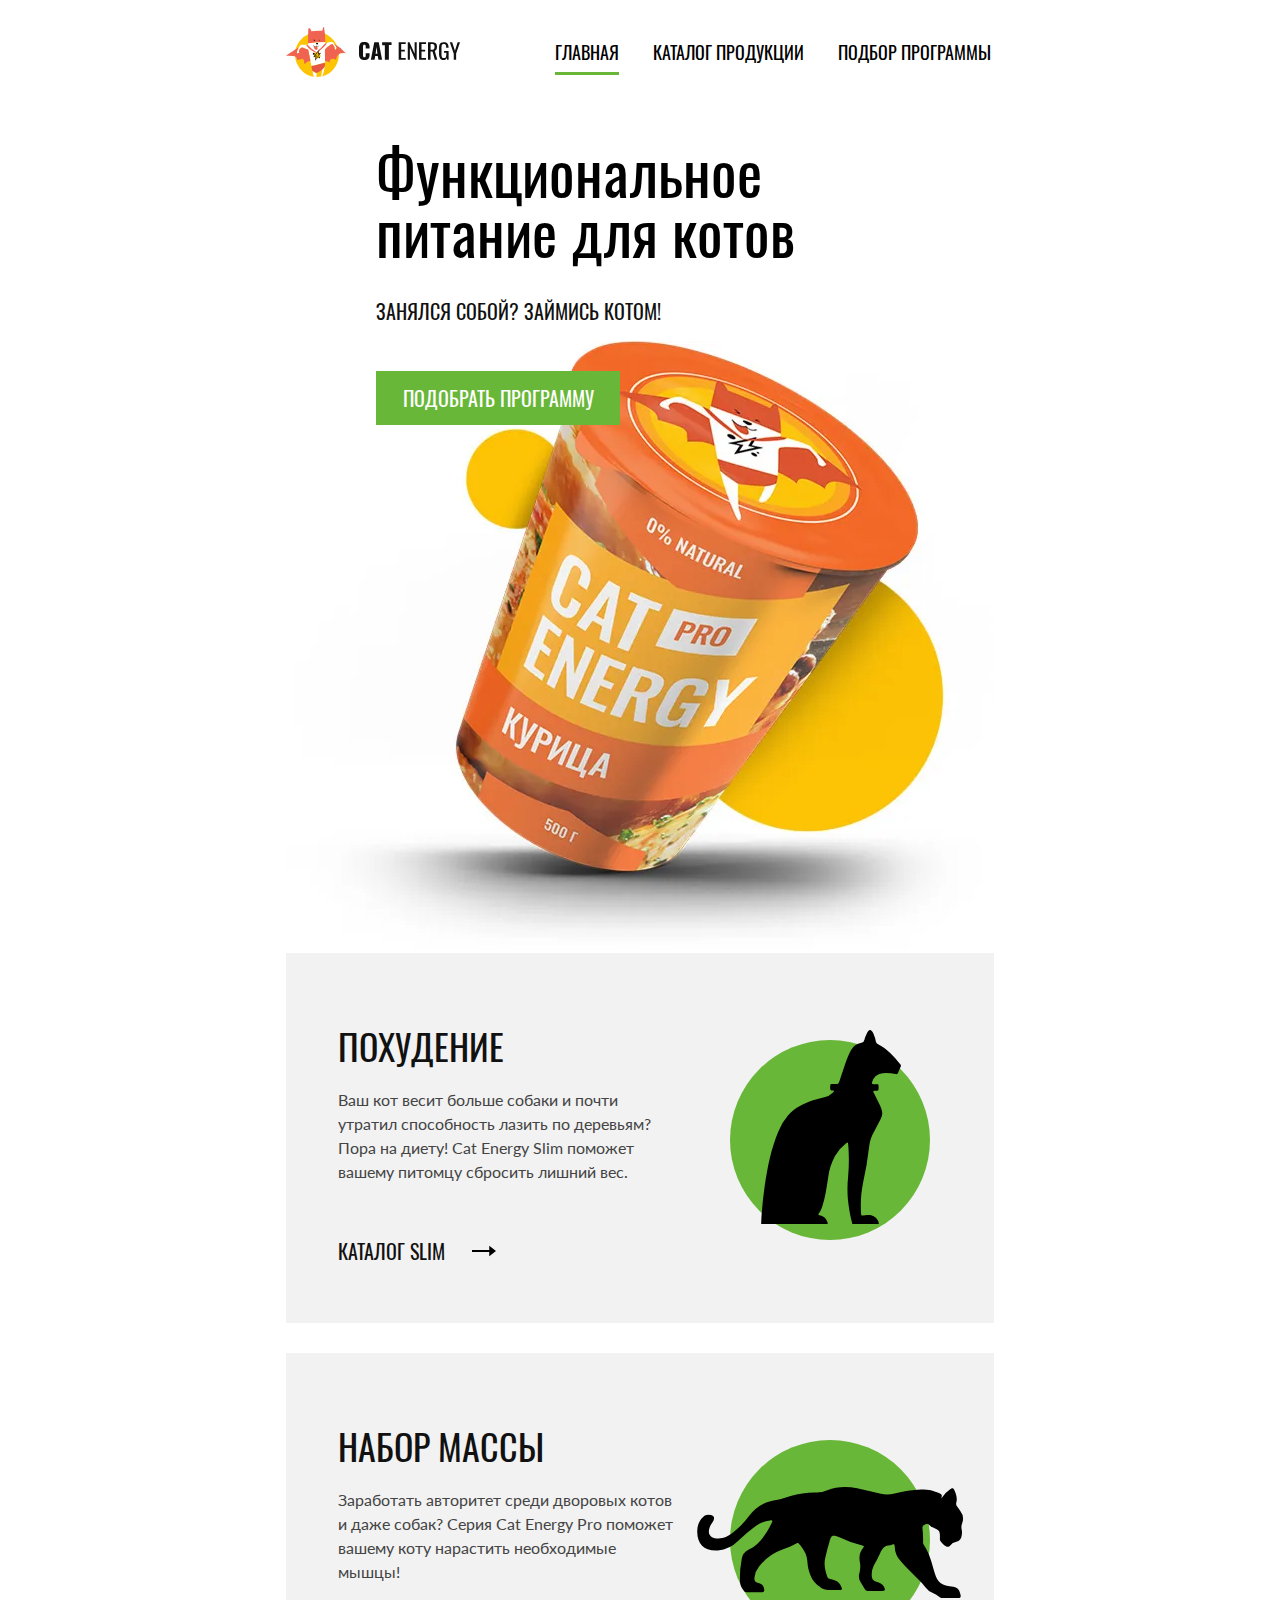
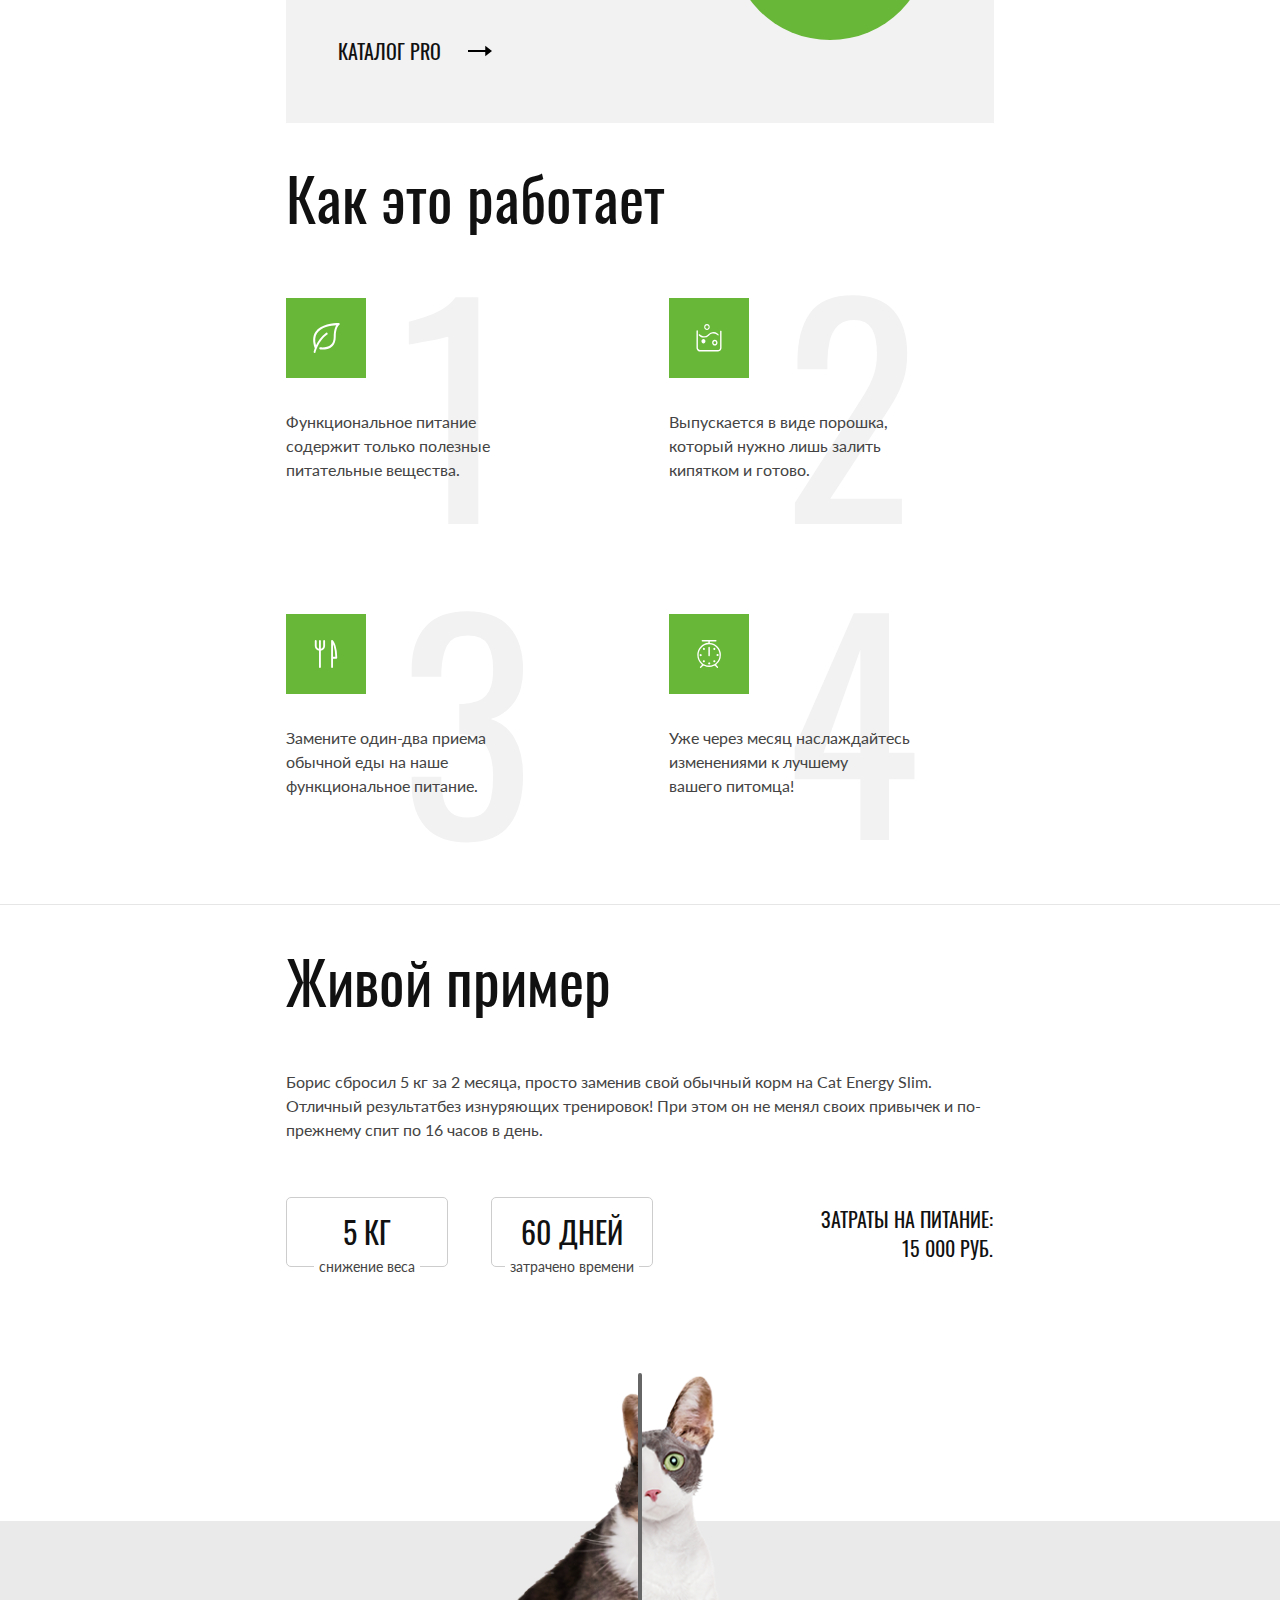
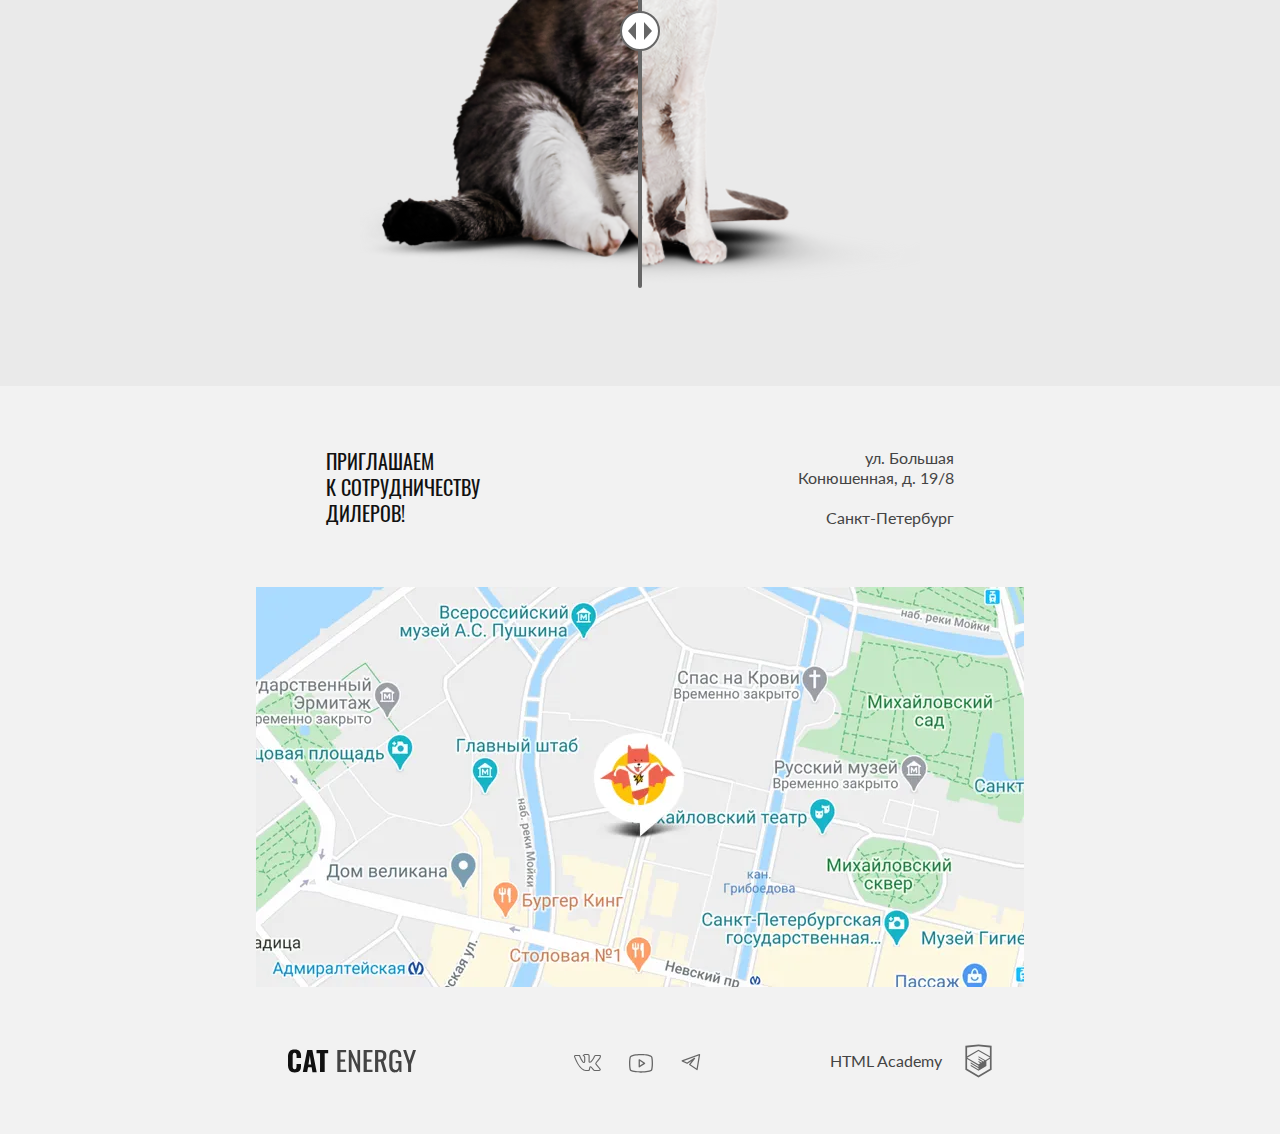
<file: index.html>
<!DOCTYPE html><html class="page" lang="ru"><head><meta charset="UTF-8"><meta name="description" content="Функциональное питание для котов. Ветеринарная диета. Варианты программ"><title>Cat Energy</title><meta name="viewport" content="width=device-width,initial-scale=1"><link rel="icon" href="favicon.ico"><link rel="icon" href="favicons/icon.svg" type="image/svg+xml"><link rel="apple-touch-icon" href="favicons/apple.png"><link rel="manifest" href="manifest.webmanifest"><link rel="preload" href="fonts/lato/Lato-Regular.woff2" as="font" crossorigin="anonymous"><link rel="preload" href="fonts/oswald/oswaldregular.woff2" as="font" crossorigin="anonymous"><link rel="stylesheet" href="styles/styles.css"><script src="scripts/index.js" defer="defer"></script></head><body class="page__body page__body--index page__body--nojs"><div class="page__wrapper container"><header class="main-header" data-test="header"><a class="main-header__logo" href="index.html"><picture><source media="(min-width: 1440px)" srcset="images/nav/logo-desktop.svg" type="image/svg+xml" width="70" height="59"><source media="(min-width: 768px)" srcset="images/nav/logo-tablet.svg" type="image/svg+xml" width="60" height="50"><img class="main-header__logo-image" src="images/nav/logo-mobile.svg" width="33" height="38" alt="Логотип Cat Energy" loading="lazy"></picture><picture><source media="(min-width: 1440px)" srcset="images/nav/logo-text.svg" type="image/svg+xml" width="118" height="21"><img class="main-header__logo-text" width="101" height="18" src="images/nav/logo-text.svg" alt="Текстовый логотип Cat Energy" loading="lazy"></picture></a><nav class="main-nav main-nav--index main-nav--opened"><ul class="main-nav__list"><li class="main-nav__item"><a class="main-nav__link main-nav__link--current" href="#">Главная</a></li><li class="main-nav__item"><a class="main-nav__link" href="catalog.html">Каталог продукции</a></li><li class="main-nav__item"><a class="main-nav__link" href="form.html">Подбор программы</a></li></ul><button class="main-nav__toggle" type="button"><span class="visually-hidden">Открыть меню</span></button></nav></header></div><main class="main-container" data-test="main"><section class="promo" data-test="hero"><div class="promo__wrapper container"><h1 class="promo__title">Функциональное<br>питание для котов</h1><p class="promo__slogan">Занялся собой? Займись котом!</p><div class="promo__image-wrapper"><picture><source media="(min-width: 1440px)" type="image/webp" width="552" height="499" srcset="images/promo-food-can-desktop@1x.webp, images/promo-food-can-desktop@2x.webp 2x"><source media="(min-width: 768px)" type="image/webp" width="709" height="609" srcset="images/promo-food-can-tablet@1x.webp, images/promo-food-can-tablet@2x.webp 2x"><source type="image/webp" width="280" height="270" srcset="images/promo-food-can-mobile@1x.webp, images/promo-food-can-mobile@2x.webp 2x"><source media="(min-width: 1440px)" width="552" height="499" type="image/png" srcset="images/promo-food-can-desktop@1x.png, images/promo-food-can-desktop@2x.png 2x"><source media="(min-width: 768px)" width="709" height="609" type="image/png" srcset="images/promo-food-can-tablet@1x.png, images/promo-food-can-tablet@2x.png 2x"><img class="promo__image" src="images/promo-food-can-phone.png" width="280" height="270" srcset="images/promo-food-can-phone@2x.png 2x" alt="Большая упаковка еды для котов с курицей" loading="lazy"></picture></div><a class="promo__link button" href="#">Подобрать программу</a></div></section><section class="programs"><div class="programs__wrapper container"><h2 class="visually-hidden">Наши программы</h2><ul class="programs__list"><li class="programs__item"><h3 class="programs__title programs__slim">Похудение</h3><p class="programs__description">Ваш кот весит больше собаки и почти утратил способность лазить по деревьям? Пора на диету! Cat Energy Slim поможет вашему питомцу сбросить лишний вес.</p><a class="programs__link" href="#">Каталог slim</a></li><li class="programs__item"><h3 class="programs__title programs__pro">Набор массы</h3><p class="programs__description">Заработать авторитет среди дворовых котов и даже собак? Серия Cat Energy Pro поможет вашему коту нарастить необходимые мышцы!</p><a class="programs__link" href="#">Каталог pro</a></li></ul></div></section><section class="features"><div class="features__wrapper container"><h2 class="features__title">Как это работает</h2><ol class="features__list"><li class="features__item features__leaf"><p class="features__description">Функциональное питание содержит только полезные питательные вещества.</p></li><li class="features__item features__powder"><p class="features__description">Выпускается в виде порошка, который нужно лишь залить кипятком и готово.</p></li><li class="features__item features__eat"><p class="features__description">Замените один-два приема обычной еды на наше функциональное питание.</p></li><li class="features__item features__clock"><p class="features__description">Уже через месяц наслаждайтесь изменениями к лучшему<br>вашего питомца!</p></li></ol></div></section><section class="example"><div class="example__wrapper container"><h2 class="example__title">Живой пример</h2><p class="example__description">Борис сбросил 5 кг за 2 месяца, просто заменив свой обычный корм на Cat Energy Slim. Отличный результат<br>без изнуряющих тренировок! При этом он не менял своих привычек и по-прежнему спит по 16 часов в день.</p><div class="example__list"><dl class="example__item"><dt class="example__number">5 кг</dt><dd class="example__option">Cнижение веса</dd></dl><dl class="example__item"><dt class="example__number">60 дней</dt><dd class="example__option">Затрачено времени</dd></dl><p class="example__total">Затраты на питание: <span class="example__cost">15 000 руб.</span></p></div><div class="example__image-wrapper"><div class="example__image-fat-wrapper"><picture><source media="(min-width: 1440px)" width="560" height="512" type="image/png" srcset="images/fat-cat-desktop@1x.png, images/fat-cat-desktop@2x.png 2x"><source media="(min-width: 768px)" width="560" height="512" type="image/png" srcset="images/fat-cat-tablet@1x.png, images/fat-cat-tablet@2x.png 2x"><img class="example__fat" src="images/fat-cat-mobile@1x.png" width="280" height="256" srcset="images/fat-cat-mobile@2x.png 2x" alt="Толстый кот" loading="lazy"></picture></div><div class="example__image-slim-wrapper"><picture><source media="(min-width: 1440px)" width="560" height="512" type="image/png" srcset="images/slim-cat-desktop@1x.png, images/slim-cat-desktop@2x.png 2x"><source media="(min-width: 768px)" width="560" height="512" type="image/png" srcset="images/slim-cat-tablet@1x.png, images/slim-cat-tablet@2x.png 2x"><img class="example__slim" src="images/slim-cat-mobile@1x.png" width="280" height="256" srcset="images/slim-cat-mobile@2x.png 2x" alt="Худой кот" loading="lazy"></picture></div><button class="example__slider" type="button"><span class="visually-hidden">Слайдер по виду кота</span></button></div></div></section><section class="contacts"><div class="contacts__wrapper container"><h2 class="visually-hidden">Контактная информация</h2><p class="contacts__title">Приглашаем<br>к сотрудничеству дилеров!</p><address class="contacts__address">ул. Большая Конюшенная, д. 19/8 <span class="contacts__city">Санкт-Петербург</span></address></div><div class="contacts__map-wrapper"><div class="contacts__picture-wrapper"><picture><source type="image/webp" media="(min-width: 1440px)" srcset="images/map-desktop@1x.webp, images/map-desktop@2x.webp 2x" width="1440" height="400"><source type="image/webp" media="(min-width: 768px)" srcset="images/map-tablet@1x.webp, images/map-tablet@2x.webp 2x" width="768" height="400"><source type="image/webp" srcset="images/map-mobile@1x.webp, images/map-mobile@2x.webp 2x" width="320" height="362"><source type="image/jpeg" media="(min-width: 1440px)" srcset="images/map-desktop@1x.jpg, images/map-desktop@2x.jpg 2x" width="1440" height="400"><source type="image/jpeg" media="(min-width: 768px)" srcset="images/map-tablet@1x.jpg, images/map-tablet@2x.jpg 2x" width="768" height="400"><img class="contacts__map-image" src="images/map-mobile@1x.jpg" srcset="images/map-mobile@2x.jpg 2x" alt="Расположение магазина на карте" width="320" height="362" loading="lazy"></picture></div><iframe src="https://www.google.com/maps/embed?pb=!1m18!1m12!1m3!1d1998.603625719817!2d30.32047247737302!3d59.938719162093584!2m3!1f0!2f0!3f0!3m2!1i1024!2i768!4f13.1!3m3!1m2!1s0x4696310fca145cc1%3A0x42b32648d8238007!2z0JHQvtC70YzRiNCw0Y8g0JrQvtC90Y7RiNC10L3QvdCw0Y8g0YPQuy4sIDE5LzgsINCh0LDQvdC60YIt0J_QtdGC0LXRgNCx0YPRgNCzLCAxOTExODY!5e0!3m2!1sru!2sru!4v1725632349929!5m2!1sru!2sru" width="320" height="362" style="border:0;" allowfullscreen="" loading="lazy" referrerpolicy="no-referrer-when-downgrade" title="Офис компании по адресу улица Большая конюшенная, дом 19/8, Санкт-Петербург"></iframe></div></section></main><footer class="main-footer" data-test="footer"><div class="main-footer__wrapper container"><a class="main-footer__link" href="index.html"><span class="visually-hidden">Логотип Кэт энерджи</span> <svg class="main-footer__link-logo" width="128" height="24" fill="none"><use href="icons/stack.svg#logo-text"></use></svg></a><ul class="main-footer__social social"><li class="social__item"><a class="social__link social__link--vkontakte" href="https://vk.com/htmlacademy"><span class="visually-hidden">Мы в Вконтакте</span></a></li><li class="social__item"><a class="social__link social__link--youtube" href="https://www.youtube.com/user/htmlacademyru"><span class="visually-hidden">Мы в Ютубе</span></a></li><li class="social__item"><a class="social__link social__link--telegram" href="https://t.me/htmlacademy"><span class="visually-hidden">Мы в Телеграме</span></a></li></ul><a class="main-footer__developer-link" href="https://htmlacademy.ru/intensive/adaptive"><span class="main-footer__developer-text">HTML Academy</span> <span class="visually-hidden">Логотип Кэт энерджи</span> <svg class="main-footer__developer-logo" width="27" height="34" fill="none"><use href="icons/stack.svg#icon-html-academy"></use></svg></a></div></footer></body></html>
</file>
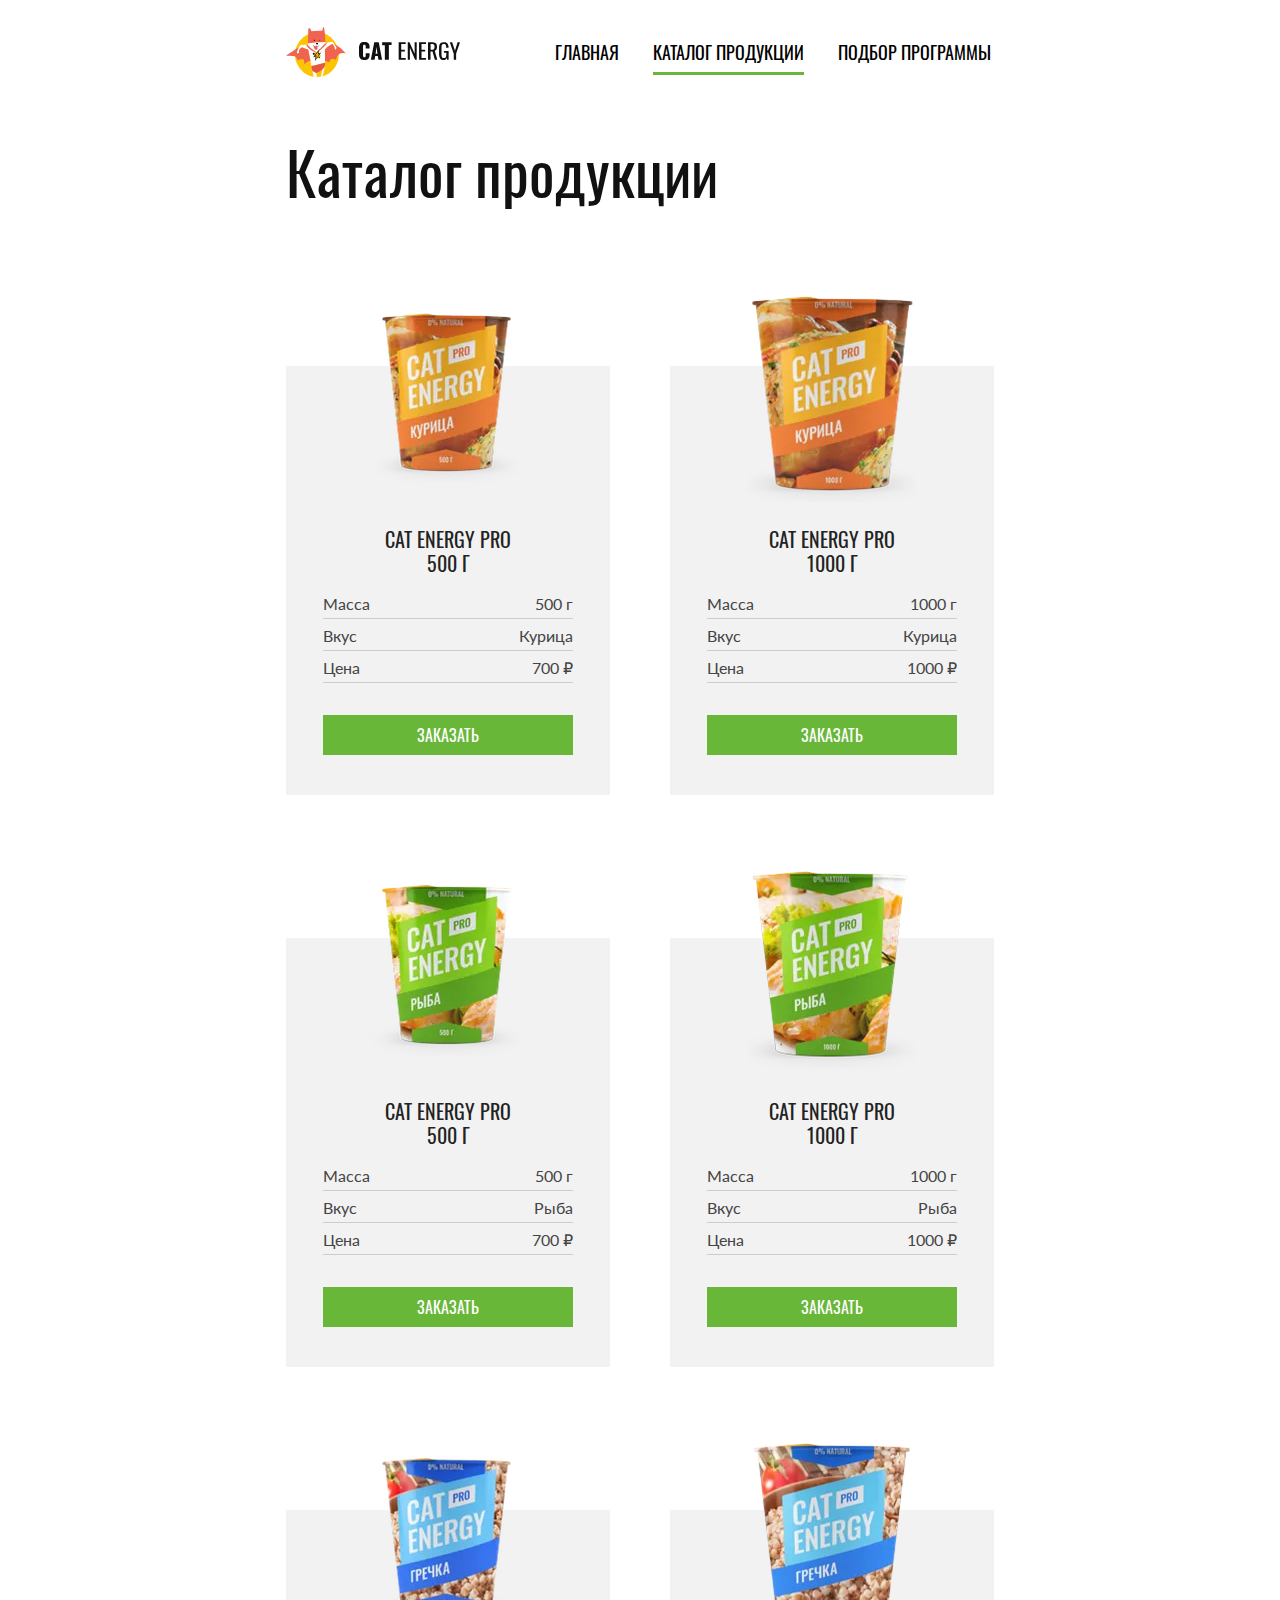
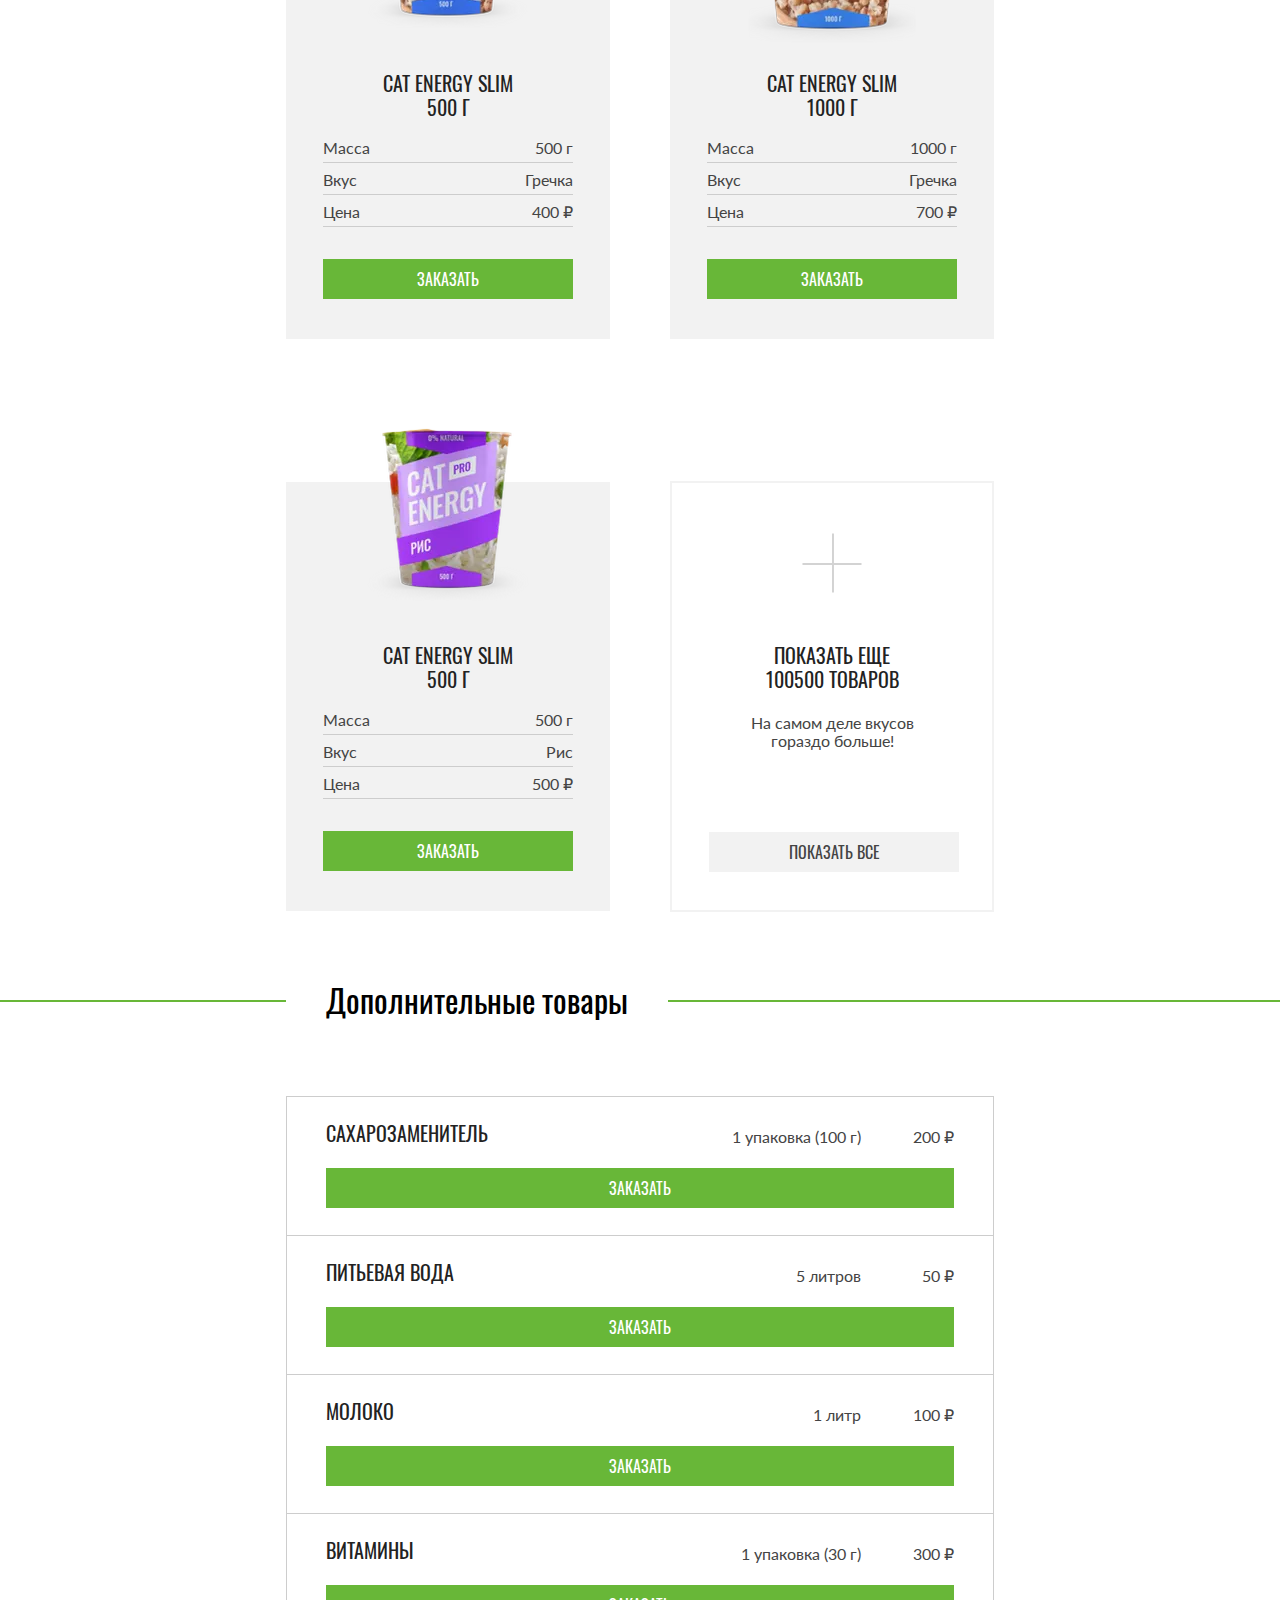
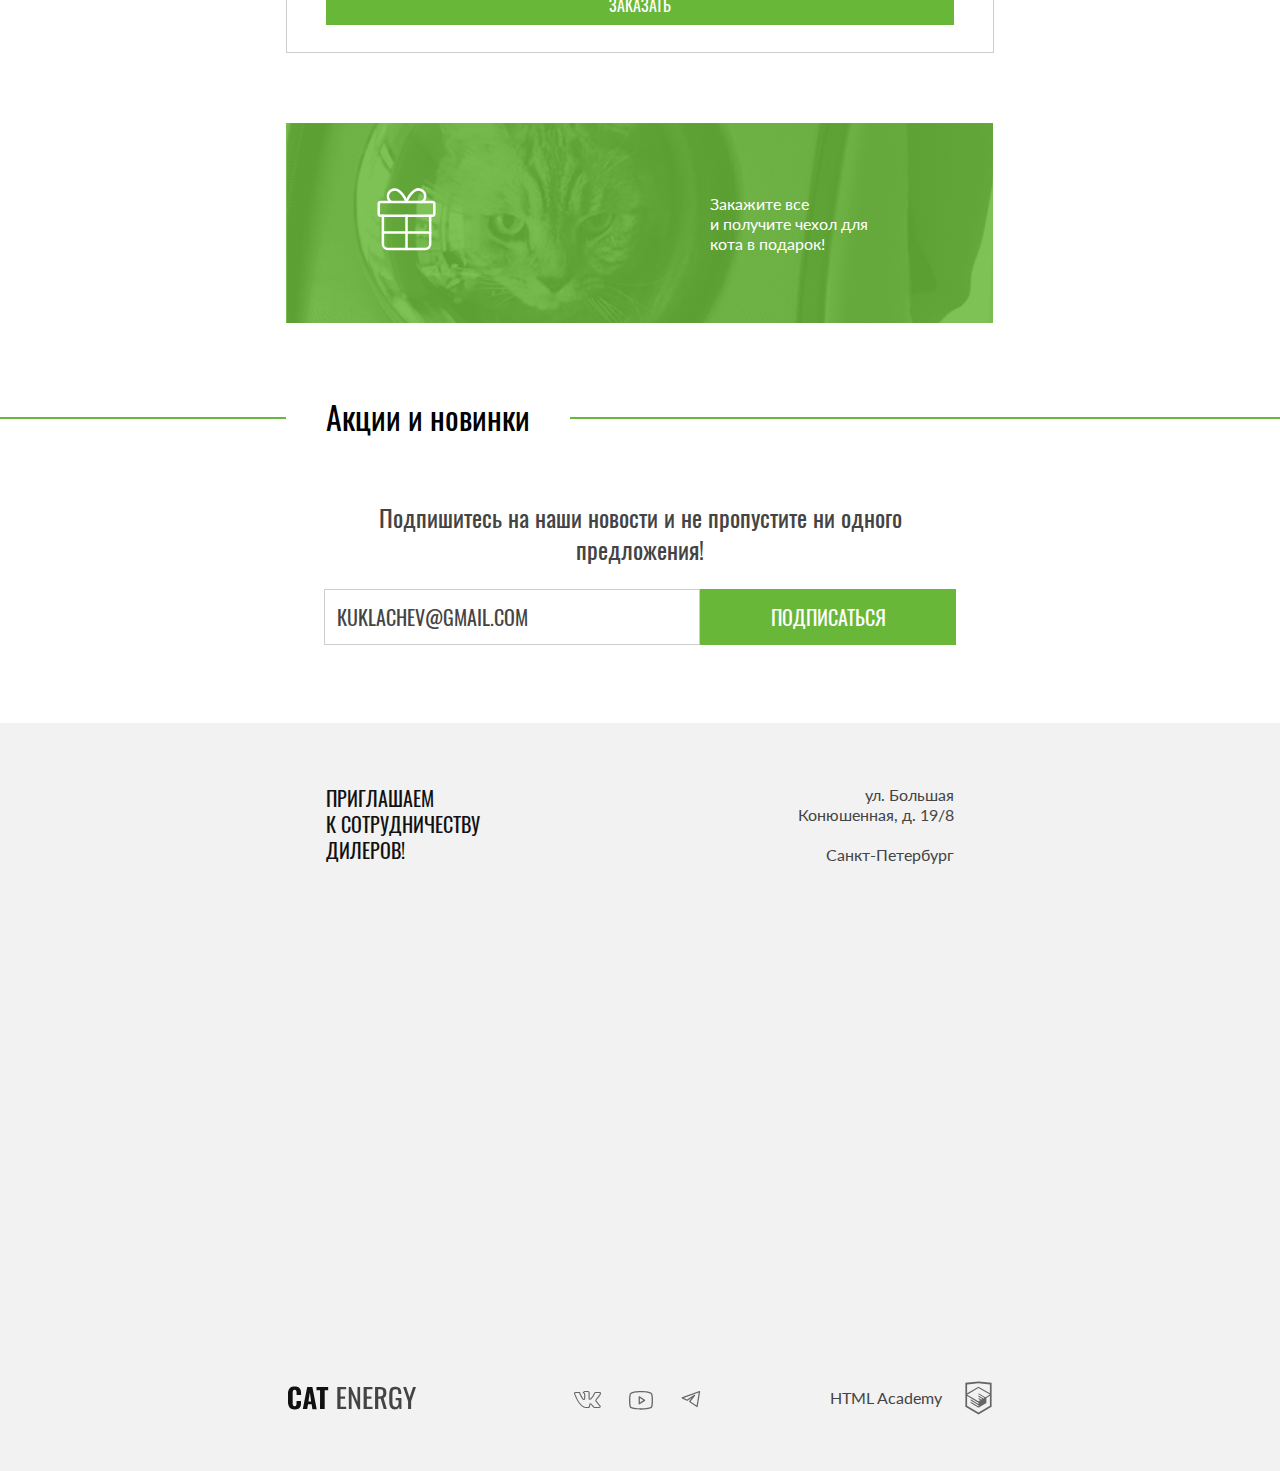
<file: catalog.html>
<!DOCTYPE html><html class="page" lang="ru"><head><meta charset="UTF-8"><meta name="description" content="Функциональное питание для котов. Ветеринарная диета. Каталог продукции и дополнительных товаров"><title>Cat Energy</title><meta name="viewport" content="width=device-width,initial-scale=1"><link rel="icon" href="favicon.ico"><link rel="icon" href="favicons/icon.svg" type="image/svg+xml"><link rel="apple-touch-icon" href="favicons/apple.png"><link rel="manifest" href="manifest.webmanifest"><link rel="preload" href="fonts/lato/Lato-Regular.woff2" as="font" crossorigin="anonymous"><link rel="preload" href="fonts/oswald/oswaldregular.woff2" as="font" crossorigin="anonymous"><link rel="stylesheet" href="styles/styles.css"><script src="scripts/index.js" defer="defer"></script></head><body class="page__body page__body--nojs"><div class="page__wrapper container"><header class="main-header catalog-header" data-test="header"><a class="main-header__logo" href="index.html"><picture><source media="(min-width: 1440px)" srcset="images/nav/logo-desktop.svg" type="image/svg+xml" width="70" height="59"><source media="(min-width: 768px)" srcset="images/nav/logo-tablet.svg" type="image/svg+xml" width="60" height="50"><img class="main-header__logo-image" src="images/nav/logo-mobile.svg" width="33" height="38" alt="Логотип Cat Energy" loading="lazy"></picture><picture><source media="(min-width: 1440px)" srcset="images/nav/logo-text.svg" type="image/svg+xml" width="118" height="21"><img class="main-header__logo-text" width="101" height="18" src="images/nav/logo-text.svg" alt="Текстовый логотип Cat Energy" loading="lazy"></picture></a><nav class="main-nav main-nav--opened"><ul class="main-nav__list"><li class="main-nav__item"><a class="main-nav__link" href="index.html">Главная</a></li><li class="main-nav__item"><a class="main-nav__link main-nav__link--current" href="#">Каталог продукции</a></li><li class="main-nav__item"><a class="main-nav__link" href="form.html">Подбор программы</a></li></ul><button class="main-nav__toggle" type="button"><span class="visually-hidden">Открыть меню</span></button></nav></header></div><main class="main-container" data-test="main"><section class="basic-products"><div class="basic-products__wrapper container"><h1 class="main-container__title">Каталог продукции</h1><h2 class="visually-hidden">Наша продукция</h2><ul class="basic-products__list cards"><li class="cards__item"><div class="cards__link-wrapper"><a class="cards__link" href="#"><picture><source media="(min-width: 1440px)" type="image/webp" width="169" height="210" srcset="images/catalog/catalog-food-1-desktop@1x.webp, images/catalog/catalog-food-1-desktop@2x.webp 2x"><source media="(min-width: 768px)" type="image/webp" width="200" height="210" srcset="images/catalog/catalog-food-1-tablet@1x.webp, images/catalog/catalog-food-1-tablet@2x.webp 2x"><source width="68" height="86" type="image/webp" srcset="images/catalog/catalog-food-1-mobile@1x.webp, images/catalog/catalog-food-1-mobile@2x.webp 2x"><source media="(min-width: 1440px)" width="169" height="210" type="image/png" srcset="images/catalog/catalog-food-desktop-1@1x.png, images/catalog/catalog-food-desktop-1@2x.png 2x"><source media="(min-width: 768px)" width="200" height="210" type="image/png" srcset="images/catalog/catalog-food-1-tablet-1@1x.png, images/catalog/catalog-food-1-tablet-1@2x.png 2x"><img class="cards__link-image" src="images/catalog/catalog-food-1-mobile@1x.png" width="68" height="86" srcset="images/catalog/catalog-food-1-mobile@2x.png 2x" alt="Cat Energy PRO 500 г со вкусом курицы" loading="lazy"></picture></a><div class="cards__text"><a class="cards__link-text" href="#"><h3 class="cards__title">Cat Energy PRO 500 г</h3></a><dl class="cards__description"><div class="cards__description-item"><dt class="cards__option">Масса</dt><dd class="cards__value">500 г</dd></div><div class="cards__description-item"><dt class="cards__option">Вкус</dt><dd class="cards__value">Курица</dd></div><div class="cards__description-item"><dt class="cards__option">Цена</dt><dd class="cards__value">700 ₽</dd></div></dl></div><button class="basic-products__button cards__button" type="button">Заказать</button></div></li><li class="cards__item"><div class="cards__link-wrapper"><a class="cards__link" href="#"><picture><source media="(min-width: 1440px)" type="image/webp" width="169" height="210" srcset="images/catalog/catalog-food-2-desktop@1x.webp, images/catalog/catalog-food-2-desktop@2x.webp 2x"><source media="(min-width: 768px)" type="image/webp" width="200" height="210" srcset="images/catalog/catalog-food-2-tablet@1x.webp, images/catalog/catalog-food-2-tablet@2x.webp 2x"><source width="84" height="100" type="image/webp" srcset="images/catalog/catalog-food-2-mobile@1x.webp, images/catalog/catalog-food-2-mobile@2x.webp 2x"><source media="(min-width: 1440px)" type="image/png" width="169" height="210" srcset="images/catalog/catalog-food-2-desktop@1x.png, images/catalog/catalog-food-2-desktop@2x.png 2x"><source media="(min-width: 768px)" width="200" height="210" type="image/png" srcset="images/catalog/catalog-food-2-tablet@1x.png, images/catalog/catalog-food-2-tablet@2x.png 2x"><img class="cards__link-image" src="images/catalog/catalog-food-2-mobile@1x.png" width="84" height="100" srcset="images/catalog/catalog-food-2-mobile@2x.png 2x" alt="Cat Energy PRO
                  1000 г со вкусом курицы" loading="lazy"></picture></a><div class="cards__text"><a class="cards__link-text" href="#"><h3 class="cards__title">Cat Energy PRO 1000 г</h3></a><dl class="cards__description"><div class="cards__description-item"><dt class="cards__option">Масса</dt><dd class="cards__value">1000 г</dd></div><div class="cards__description-item"><dt class="cards__option">Вкус</dt><dd class="cards__value">Курица</dd></div><div class="cards__description-item"><dt class="cards__option">Цена</dt><dd class="cards__value">1000 ₽</dd></div></dl></div><button class="basic-products__button cards__button" type="button">Заказать</button></div></li><li class="cards__item"><div class="cards__link-wrapper"><a class="cards__link" href="#"><picture><source media="(min-width: 1440px)" type="image/webp" width="169" height="210" srcset="images/catalog/catalog-food-3-desktop@1x.webp, images/catalog/catalog-food-3-desktop@2x.webp 2x"><source media="(min-width: 768px)" type="image/webp" width="200" height="210" srcset="images/catalog/catalog-food-3-tablet@1x.webp, images/catalog/catalog-food-3-tablet@2x.webp 2x"><source width="68" height="86" type="image/webp" srcset="images/catalog/catalog-food-3-mobile@1x.webp, images/catalog/catalog-food-3-mobile@2x.webp 2x"><source media="(min-width: 1440px)" width="169" height="210" type="image/png" srcset="images/catalog/catalog-food-3-desktop@1x.png, images/catalog/catalog-food-desktop-3@2x.png 2x"><source media="(min-width: 768px)" width="200" height="210" type="image/png" srcset="images/catalog/catalog-food-tablet@1x.png, images/catalog/catalog-food-3-tablet@2x.png 2x"><img class="cards__link-image" src="images/catalog/catalog-food-mobile@1x.png" width="68" height="78" srcset="images/catalog/catalog-food-3-mobile@2x.png 2x" alt="Cat Energy PRO 500 г со вкусом рыбы" loading="lazy"></picture></a><div class="cards__text"><a class="cards__link-text" href="#"><h3 class="cards__title">Cat Energy PRO 500 г</h3></a><dl class="cards__description"><div class="cards__description-item"><dt class="cards__option">Масса</dt><dd class="cards__value">500 г</dd></div><div class="cards__description-item"><dt class="cards__option">Вкус</dt><dd class="cards__value">Рыба</dd></div><div class="cards__description-item"><dt class="cards__option">Цена</dt><dd class="cards__value">700 ₽</dd></div></dl></div><button class="basic-products__button cards__button" type="button">Заказать</button></div></li><li class="cards__item"><div class="cards__link-wrapper"><a class="cards__link" href="#"><picture><source media="(min-width: 1440px)" type="image/webp" width="169" height="210" srcset="images/catalog/catalog-food-4-desktop@1x.webp, images/catalog/catalog-food-4-desktop@2x.webp 2x"><source media="(min-width: 768px)" type="image/webp" width="200" height="210" srcset="images/catalog/catalog-food-4-tablet@1x.webp, images/catalog/catalog-food-4-tablet@2x.webp 2x"><source width="84" height="100" type="image/webp" srcset="images/catalog/catalog-food-4-mobile@1x.webp, images/catalog/catalog-food-4-mobile@2x.webp 2x"><source media="(min-width: 1440px)" type="image/png" width="169" height="210" srcset="images/catalog/catalog-food-4-desktop@1x.png, images/catalog/catalog-food-4-desktop@2x.png 2x"><source media="(min-width: 768px)" width="200" height="210" type="image/png" srcset="images/catalog/catalog-food-4-tablet@1x.png, images/catalog/catalog-food-4-tablet@2x.png 2x"><img class="cards__link-image" src="images/catalog/catalog-food-4-mobile@1x.png" width="84" height="100" srcset="images/catalog/catalog-food-4-mobile@2x.png 2x" alt="Cat Energy PRO 1000 г со вкусом рыбы" loading="lazy"></picture></a><div class="cards__text"><a class="cards__link-text" href="#"><h3 class="cards__title">Cat Energy PRO 1000 г</h3></a><dl class="cards__description"><div class="cards__description-item"><dt class="cards__option">Масса</dt><dd class="cards__value">1000 г</dd></div><div class="cards__description-item"><dt class="cards__option">Вкус</dt><dd class="cards__value">Рыба</dd></div><div class="cards__description-item"><dt class="cards__option">Цена</dt><dd class="cards__value">1000 ₽</dd></div></dl></div><button class="basic-products__button cards__button" type="button">Заказать</button></div></li><li class="cards__item"><div class="cards__link-wrapper"><a class="cards__link" href="#"><picture><source media="(min-width: 1440px)" type="image/webp" width="169" height="210" srcset="images/catalog/catalog-food-5-desktop@1x.webp, images/catalog/catalog-food-5-desktop@2x.webp 2x"><source media="(min-width: 768px)" type="image/webp" width="200" height="210" srcset="images/catalog/catalog-food-5-tablet@1x.webp, images/catalog/catalog-food-5-tablet@2x.webp 2x"><source width="68" height="86" type="image/webp" srcset="images/catalog/catalog-food-5-mobile@1x.webp, images/catalog/catalog-food-5-mobile@2x.webp 2x"><source media="(min-width: 1440px)" width="169" height="210" type="image/png" srcset="images/catalog/catalog-food-5-desktop@1x.png, images/catalog/catalog-food-5-desktop@2x.png 2x"><source media="(min-width: 768px)" width="200" height="210" type="image/png" srcset="images/catalog/catalog-food-tablet-5@1x.png, images/catalog/catalog-food-5-tablet@2x.png 2x"><img class="cards__link-image" src="images/catalog/catalog-food-5-mobile@1x.png" width="68" height="78" srcset="images/catalog/catalog-food-5-mobile@2x.png 2x" alt="Cat Energy SLIM 500 г с гречкой" loading="lazy"></picture></a><div class="cards__text"><a class="cards__link-text" href="#"><h3 class="cards__title">Cat Energy SLIM 500 г</h3></a><dl class="cards__description"><div class="cards__description-item"><dt class="cards__option">Масса</dt><dd class="cards__value">500 г</dd></div><div class="cards__description-item"><dt class="cards__option">Вкус</dt><dd class="cards__value">Гречка</dd></div><div class="cards__description-item"><dt class="cards__option">Цена</dt><dd class="cards__value">400 ₽</dd></div></dl></div><button class="basic-products__button cards__button" type="button">Заказать</button></div></li><li class="cards__item"><div class="cards__link-wrapper"><a class="cards__link" href="#"><picture><source media="(min-width: 1440px)" type="image/webp" width="169" height="210" srcset="images/catalog/catalog-food-6-desktop@1x.webp, images/catalog/catalog-food-6-desktop@2x.webp 2x"><source media="(min-width: 768px)" type="image/webp" width="200" height="210" srcset="images/catalog/catalog-food-6-tablet@1x.webp, images/catalog/catalog-food-6-tablet@2x.webp 2x"><source width="84" height="100" type="image/webp" srcset="images/catalog/catalog-food-6-mobile@1x.webp, images/catalog/catalog-food-6-mobile@2x.webp 2x"><source media="(min-width: 1440px)" type="image/png" width="169" height="210" srcset="images/catalog-food-6-desktop@1x.png, images/catalog-food-6-desktop@2x.png 2x"><source media="(min-width: 768px)" width="200" height="210" type="image/png" srcset="images/catalog/catalog-food-6-tablet@1x.png, images/catalog/catalog-food-6-tablet@2x.png 2x"><img class="cards__link-image" src="images/catalog/catalog-food-6-mobile@1x.png" width="84" height="100" srcset="images/catalog/catalog-food-6-mobile@2x.png 2x" alt="Cat Energy SLIM 1000 г с гречкой" loading="lazy"></picture></a><div class="cards__text"><a class="cards__link-text" href="#"><h3 class="cards__title">Cat Energy SLIM 1000 г</h3></a><dl class="cards__description"><div class="cards__description-item"><dt class="cards__option">Масса</dt><dd class="cards__value">1000 г</dd></div><div class="cards__description-item"><dt class="cards__option">Вкус</dt><dd class="cards__value">Гречка</dd></div><div class="cards__description-item"><dt class="cards__option">Цена</dt><dd class="cards__value">700 ₽</dd></div></dl></div><button class="basic-products__button cards__button" type="button">Заказать</button></div></li><li class="cards__item"><div class="cards__link-wrapper"><a class="cards__link" href="#"><picture><source media="(min-width: 1440px)" type="image/webp" width="169" height="210" srcset="images/catalog/catalog-food-7-desktop@1x.webp, images/catalog/catalog-food-7-desktop@2x.webp 2x"><source media="(min-width: 768px)" type="image/webp" width="200" height="210" srcset="images/catalog/catalog-food-7-tablet@1x.webp, images/catalog/catalog-food-7-tablet@2x.webp 2x"><source width="68" height="86" type="image/webp" srcset="images/catalog/catalog-food-7-mobile@1x.webp, images/catalog/catalog-food-7-mobile@2x.webp 2x"><source media="(min-width: 1440px)" width="169" height="210" type="image/png" srcset="images/catalog/catalog-food-7-desktop@1x.png, images/catalog/catalog-food-7-desktop@2x.png 2x"><source media="(min-width: 768px)" width="200" height="210" type="image/png" srcset="images/catalog/catalog-food-7-tablet@1x.png, images/catalog/catalog-food-7-tablet@2x.png 2x"><img class="cards__link-image" src="images/catalog/catalog-food-mobile@1x.png" width="68" height="78" srcset="images/catalog/catalog-food-7-mobile@2x.png 2x" alt="Cat Energy SLIM 500 г с рисом" loading="lazy"></picture></a><div class="cards__text"><a class="cards__link-text" href="#"><h3 class="cards__title">Cat Energy SLIM 500 г</h3></a><dl class="cards__description"><div class="cards__description-item"><dt class="cards__option">Масса</dt><dd class="cards__value">500 г</dd></div><div class="cards__description-item"><dt class="cards__option">Вкус</dt><dd class="cards__value">Рис</dd></div><div class="cards__description-item"><dt class="cards__option">Цена</dt><dd class="cards__value">500 ₽</dd></div></dl></div><button class="basic-products__button cards__button" type="button">Заказать</button></div></li><li class="cards__item-more"><a class="cards__link-more" href="#"><img class="cards__link-image-more" src="images/catalog/catalog-plus.svg" width="60" height="60" alt="Значок 'показать еще 100500 товаров'" loading="lazy"></a><h3 class="cards__item-title-more">Показать еще 100500 товаров</h3><p class="cards__item-description-more">На самом деле вкусов гораздо больше!</p><button class="cards__button-show-all" type="button">Показать все</button></li></ul></div></section><section class="addition-food"><div class="addition-food__wrapper container"><h2 class="addition-food__title">Дополнительные товары</h2><ul class="addition-food__list"><li class="addition-food__item"><h3 class="addition-food__name">Сахарозаменитель</h3><dl class="addition-food__info"><dt class="addition-food__count">1 упаковка (100 г)</dt><dd class="addition-food__price">200 ₽</dd></dl><button class="addition-food__button button-order" type="button">Заказать</button></li><li class="addition-food__item"><h3 class="addition-food__name">Питьевая вода</h3><dl class="addition-food__info"><dt class="addition-food__count">5 литров</dt><dd class="addition-food__price">50 ₽</dd></dl><button class="addition-food__button button-order" type="button">Заказать</button></li><li class="addition-food__item"><h3 class="addition-food__name">Молоко</h3><dl class="addition-food__info"><dt class="addition-food__count">1 литр</dt><dd class="addition-food__price">100 ₽</dd></dl><button class="addition-food__button button-order" type="button">Заказать</button></li><li class="addition-food__item"><h3 class="addition-food__name">Витамины</h3><dl class="addition-food__info"><dt class="addition-food__count">1 упаковка (30 г)</dt><dd class="addition-food__price">300 ₽</dd></dl><button class="addition-food__button button-order" type="button">Заказать</button></li></ul><div class="addition-food__gift"><h3 class="visually-hidden">Подарок за заказы</h3><p class="addition-food__description-gift">Закажите все<br>и получите чехол для кота в подарок!</p></div></div></section><section class="subscribe container" data-test="subscribe"><h2 class="subscribe__title">Акции и новинки</h2><p class="subscribe__form-title">Подпишитесь на наши новости и не пропустите ни одного предложения!</p><form class="subscribe__form" action="https://echo.htmlacademy.ru/" method="post"><input class="subscribe__form-field" placeholder="Ваш e-mail" type="email" name="newsletter--email" value="кuklachev@gmail.com" id="email" required> <label for="email"></label> <button class="subscribe__form-button" type="submit"><span>ПОДПИСАТЬСЯ</span></button></form></section><section class="contacts"><div class="contacts__wrapper container"><h2 class="visually-hidden">Контактная информация</h2><p class="contacts__title">Приглашаем<br>к сотрудничеству дилеров!</p><address class="contacts__address">ул. Большая Конюшенная, д. 19/8 <span class="contacts__city">Санкт-Петербург</span></address></div><div class="contacts__map-wrapper"><div class="contacts__picture-wrapper"><picture><source type="image/webp" media="(min-width: 1440px)" srcset="images/map-desktop@1x.webp, images/map-desktop@2x.webp 2x" width="1440" height="400"><source type="image/webp" media="(min-width: 768px)" srcset="images/map-tablet@1x.webp, images/map-tablet@2x.webp 2x" width="768" height="400"><source type="image/webp" srcset="images/map-mobile@1x.webp, images/map-mobile@2x.webp 2x" width="320" height="362"><source type="image/jpeg" media="(min-width: 1440px)" srcset="images/map-desktop@1x.jpg, images/map-desktop@2x.jpg 2x" width="1440" height="400"><source type="image/jpeg" media="(min-width: 768px)" srcset="images/map-tablet@1x.jpg, images/map-tablet@2x.jpg 2x" width="768" height="400"><img class="contacts__map-image" src="images/map-mobile@1x.jpg" srcset="images/map-mobile@2x.jpg 2x" alt="Расположение магазина на карте" width="320" height="362" loading="lazy"></picture></div><iframe src="https://www.google.com/maps/embed?pb=!1m18!1m12!1m3!1d1998.603625719817!2d30.32047247737302!3d59.938719162093584!2m3!1f0!2f0!3f0!3m2!1i1024!2i768!4f13.1!3m3!1m2!1s0x4696310fca145cc1%3A0x42b32648d8238007!2z0JHQvtC70YzRiNCw0Y8g0JrQvtC90Y7RiNC10L3QvdCw0Y8g0YPQuy4sIDE5LzgsINCh0LDQvdC60YIt0J_QtdGC0LXRgNCx0YPRgNCzLCAxOTExODY!5e0!3m2!1sru!2sru!4v1725632349929!5m2!1sru!2sru" width="320" height="362" style="border:0;" allowfullscreen="" loading="lazy" referrerpolicy="no-referrer-when-downgrade" title="Офис компании по адресу улица Большая конюшенная, дом 19/8, Санкт-Петербург"></iframe></div></section></main><footer class="main-footer" data-test="footer"><div class="main-footer__wrapper container"><a class="main-footer__link" href="index.html"><span class="visually-hidden">Логотип Кэт энерджи</span> <svg class="main-footer__link-logo" width="128" height="24" fill="none"><use href="icons/stack.svg#logo-text"></use></svg></a><ul class="main-footer__social social"><li class="social__item"><a class="social__link social__link--vkontakte" href="https://vk.com/htmlacademy"><span class="visually-hidden">Мы в Вконтакте</span></a></li><li class="social__item"><a class="social__link social__link--youtube" href="https://www.youtube.com/user/htmlacademyru"><span class="visually-hidden">Мы в Ютубе</span></a></li><li class="social__item"><a class="social__link social__link--telegram" href="https://t.me/htmlacademy"><span class="visually-hidden">Мы в Телеграме</span></a></li></ul><a class="main-footer__developer-link" href="https://htmlacademy.ru/intensive/adaptive"><span class="main-footer__developer-text">HTML Academy</span> <span class="visually-hidden">Логотип Кэт энерджи</span> <svg class="main-footer__developer-logo" width="27" height="34" fill="none"><use href="icons/stack.svg#icon-html-academy"></use></svg></a></div></footer></body></html>
</file>
<file: styles/styles.css>
:root{--white:#fff;--black:#000;--gray-darken:#111;--gray-dark:#222;--gray-semi:#c4c4c4;--gray-light:#f2f2f2;--text-description:#444;--bg-basic:#68b738;--bg-secondary:#eaeaea;--bg-basic-opacity:#68b738d9;--social-icon:#666;--footer-logo-focus:#3e3e3e;--nav-border:#e6e6e6;--catalog-border:#ebebeb;--program-border:#d9d9d9;--example-border:#cdcdcd}*,:before,:after{box-sizing:border-box}img{object-fit:cover}body{color:var(--gray-darken,tomato);background-color:var(--white,tomato);margin:0;font-family:Lato,Arial,sans-serif;font-size:16px;font-weight:400;line-height:18px}@font-face{font-family:Lato;font-weight:400;font-style:normal;font-display:swap;src:url(../fonts/lato/Lato-Regular.woff2)format("woff2")}@font-face{font-family:Oswald;font-weight:400;font-style:normal;font-display:swap;src:url(../fonts/oswald/oswaldregular.woff2)format("woff2")}.visually-hidden{clip:rect(0 0 0 0);border:0;width:1px;height:1px;margin:-1px;padding:0;position:absolute;overflow:hidden}.button{color:var(--white,tomato);background-color:var(--bg-basic,tomato);cursor:pointer;border:none;width:280px;font-family:Oswald,Arial,sans-serif;font-size:16px;font-weight:400;line-height:20px}@media (width>=768px){.button{width:244px;font-family:Oswald,Arial,sans-serif;font-size:20px;font-weight:400;line-height:26px}}.button:hover{background-color:#5eaa2f}.button:active{opacity:.3;background-color:#5eaa2f}.button-show-all{color:var(--text-description,tomato);background-color:var(--bg-basic,tomato);cursor:pointer;border:none;width:244px;padding:14px 26px;font-family:Oswald,Arial,sans-serif;font-size:16px;font-weight:400;line-height:20px}.page{height:100%}.page__body{grid-template-rows:min-content 1fr min-content;width:100%;min-height:100%;margin:0 auto;display:grid}@media (width>=1440px){.page__body--index{position:relative}.page__body--index:after{content:"";z-index:0;background-color:#3b7d1d;background-image:-webkit-linear-gradient(#68b738d9 50% 50%),-webkit-image-set(url(../images/hero-cat-desktop@2x.webp) 2x type("image/webp"),url(../images/hero-cat-desktop@1x.webp) 1x type("image/webp"),url(../images/hero-cat-desktop@2x.jpg) 2x type("image/jpg"),url(../images/hero-cat-desktop@1x.jpg) 1x type("image/jpg")),-webkit-linear-gradient(90deg,#535258 50%,#403f45 50%);background-image:linear-gradient(#68b738d9 50% 50%),image-set("../images/hero-cat-desktop@2x.webp" 2x type("image/webp"),"../images/hero-cat-desktop@1x.webp" 1x type("image/webp"),"../images/hero-cat-desktop@2x.jpg" 2x type("image/jpg"),"../images/hero-cat-desktop@1x.jpg" 1x type("image/jpg")),linear-gradient(90deg,#535258 50%,#403f45 50%);background-position:0 0;background-repeat:no-repeat;background-size:auto,1040px 694px;height:694px;display:block;position:absolute;inset:0 0 0 calc(50vw - 15px)}}.page__body--nojs .main-nav__list{margin-bottom:0;display:block;position:relative;top:0}.page__body--nojs .main-nav__toggle{display:none}.main-header{position:relative}@media (width>=768px){.main-header{flex-flow:wrap;grid-template-columns:174px 1fr;justify-content:space-between;align-items:center;gap:16px;min-height:100px;padding:27px 3px 24px 0;display:grid}}@media (width>=1440px){.main-header{grid-template-columns:min-content 595px;justify-content:space-between;min-height:145px;padding:52px 0 25px}}.main-header__logo{justify-content:flex-start;align-items:center;column-gap:56px;width:240px;margin:0 calc(50vw - 108px) 0 auto;padding:15px 0 12px;display:flex}@media (width>=768px){.main-header__logo{grid-column:1/2;gap:13px;width:100%;height:50px;margin:0;padding:0}}@media (width>=1440px){.main-header__logo{height:59px}}.main-header__logo:hover{opacity:.8}.main-header__logo:active{opacity:.6}.main-header__logo-image{display:block}.main-nav{margin-right:0}@media (width>=768px){.main-nav{grid-column:2/3}}@media (width>=1440px){.main-nav{z-index:3;width:478px}}.main-nav__toggle{border:none;padding:0}.main-nav__toggle:is(:hover,:focus,:focus-visible){opacity:.8}.main-nav__toggle:active{opacity:.6}.main-nav--closed .main-nav__toggle{z-index:2;background-image:url(../icons/stack.svg#icon-burger);background-color:var(--white,tomato);cursor:pointer;border:none;width:24px;height:24px;display:block;position:absolute;top:19px;right:calc(50vw - 146px)}@media (width>=768px){.main-nav--closed .main-nav__toggle{display:none}}.main-nav__list{background-color:var(--white,tomato);flex-direction:column;margin:0;padding:0;display:flex}@media (width>=768px){.main-nav__list{flex-flow:wrap;justify-content:flex-end;column-gap:34px;margin:0;list-style:none;display:flex}}@media (width>=1440px){.main-nav__list{background-color:#0000;min-width:594px}}.main-nav--closed .main-nav__toggle:active:before{background-color:#0000004d;box-shadow:0 8px #0000004d,0 16px #0000004d}@media (width<=767px){.main-nav--closed .main-nav__item{display:none}.main-nav__list{width:100%;position:absolute;top:65px;left:0}}.main-nav--opened{margin-left:auto;padding-right:20px}.main-nav--opened .main-nav__toggle{background-image:url(../icons/stack.svg#icon-cross);background-color:var(--white,tomato);cursor:pointer;border:none;width:18px;height:18px;position:absolute;top:23px;right:calc(50vw - 146px)}.main-nav--opened .main-nav__toggle:is(:hover,:focus,:focus-visible){opacity:.8}.main-nav--opened .main-nav__toggle:active{opacity:.6}@media (width>=768px){.main-nav--opened .main-nav__toggle{display:none}}.main-nav__item{text-align:center;border-top:1px solid var(--nav-border,tomato);padding:22px 25px 21px;list-style:none}@media (width>=768px){.main-nav__item{border-top:none;padding:13px 0}}@media (width>=1440px){.main-nav__item{padding:15px 0 11px}}.main-nav__item:last-child{border-bottom:1px solid var(--nav-border,tomato)}@media (width>=768px){.main-nav__item:last-child{border-bottom:none}}@media (width>=1440px){.main-nav__item:last-child{border-bottom:none}}.main-nav__link{color:var(--black,tomato);background-color:var(--white,tomato);text-align:center;text-transform:uppercase;font-family:Oswald,Arial,sans-serif;font-size:20px;font-weight:400;line-height:1;text-decoration:none}@media (width>=768px){.main-nav__link{color:var(--black,tomato);background-color:var(--white,tomato);font-family:Oswald,Arial,sans-serif;font-size:18px;font-weight:400;line-height:24px}}@media (width>=1440px){.main-nav__link{background-color:#0000;font-family:Oswald,Arial,sans-serif;font-size:20px;font-weight:400;line-height:30px}}.main-nav__link:hover{opacity:.6}.main-nav__link:active{opacity:.3}@media (width>=768px){.main-nav__link--current{position:relative}.main-nav__link--current:after{content:"";background:var(--bg-basic,tomato);height:3px;position:absolute;bottom:-10px;left:0;right:0}}@media (width>=1440px){.main-nav__link--current{position:relative}.main-nav__link--current:after{content:"";height:3px;position:absolute;bottom:-6px;left:0;right:0}.main-nav--index .main-nav__link{color:#fff}.main-nav--index .main-nav__link--current:after{z-index:1;background:#fff}}.main-header--nojs .main-nav__toggle{opacity:0;pointer-events:none}.main-container{flex-grow:1}.main-container__title{color:var(--gray-darken,tomato);text-align:left;width:320px;margin:0 auto;padding-top:28px;padding-bottom:39px;padding-left:20px;font-family:Oswald,Arial,sans-serif;font-size:36px;font-weight:400;line-height:1}@media (width>=768px){.main-container__title{text-align:left;border-top:none;border-bottom:none;width:100%;padding:40px 0 84px;font-family:Oswald,Arial,sans-serif;font-size:60px;font-weight:400;line-height:1}}@media (width>=1440px){.main-container__title{padding-top:43px;padding-bottom:85px}}.promo{text-align:center;background-color:#3b7d1d;background-image:-webkit-linear-gradient(#68b738d9 60%,#fff 60%),-webkit-image-set(url(../images/hero-cat-mobile@2x.webp) 2x type("image/webp"),url(../images/hero-cat-mobile@1x.webp) 1x type("image/webp"),url(../images/hero-cat-mobile@2x.jpg) 2x type("image/jpg"),url(../images/hero-cat-mobile@1x.jpg) 1x type("image/ipg")),-webkit-linear-gradient(90deg,#4f4e54 50%,#424147 50%);background-image:linear-gradient(#68b738d9 60%,#fff 60%),image-set("../images/hero-cat-mobile@2x.webp" 2x type("image/webp"),"../images/hero-cat-mobile@1x.webp" 1x type("image/webp"),"../images/hero-cat-mobile@2x.jpg" 2x type("image/jpg"),"../images/hero-cat-mobile@1x.jpg" 1x type("image/ipg")),linear-gradient(90deg,#4f4e54 50%,#424147 50%);background-position:50% 0;background-repeat:no-repeat;grid-template-columns:1fr 280px 1fr;display:grid}@media (width>=768px){.promo{background-image:none;background-color:var(--white,tomato);display:block}}@media (width>=1440px){.promo{background-image:none;background-color:var(--white,tomato);display:block}}.promo__wrapper{grid-column:2/3}@media (width>=768px){.promo__wrapper{grid-template-rows:auto auto min-content;grid-template-columns:90px 618px;display:grid}}@media (width>=1440px){.promo__wrapper{grid-template-rows:min-content min-content min-content;grid-template-columns:500px 610px;padding:0 0 86px 80px}}.promo__title{color:var(--white,tomato);text-align:center;margin:0;padding-top:27px;padding-bottom:25px;font-family:Oswald,Arial,sans-serif;font-size:36px;font-weight:400;line-height:1}@media (width>=768px){.promo__title{text-align:left;color:var(--black,tomato);background-color:var(--white,tomato);grid-column:2/-1;padding-top:40px;padding-bottom:40px;font-family:Oswald,Arial,sans-serif;font-size:60px;font-weight:400;line-height:1}}@media (width>=1440px){.promo__title{text-align:left;color:var(--black,tomato);background-color:var(--white,tomato);grid-column:1/2;padding-top:80px;font-family:Oswald,Arial,sans-serif;font-size:60px;font-weight:400;line-height:1}}.promo__slogan{text-align:center;text-transform:uppercase;color:var(--white,tomato);margin:0;padding-bottom:29px;font-family:Oswald,Arial,sans-serif;font-size:14px;font-weight:400;line-height:1}@media (width>=768px){.promo__slogan{color:var(--gray-darken,tomato);text-align:left;grid-column:2/-1;padding-bottom:20px;font-family:Oswald,Arial,sans-serif;font-size:20px;font-weight:400;line-height:1}}@media (width>=1440px){.promo__slogan{grid-column:1/2;padding-bottom:50px}.promo__image-wrapper{z-index:5;grid-area:1/2/4/3;width:552px;position:relative;bottom:0;left:-133px}}.promo__link{text-transform:uppercase;justify-content:center;margin-bottom:20px;padding:10px 26px;text-decoration:none;display:flex}@media (width>=768px){.promo__link{grid-column:2/-1;height:min-content;margin:30px 0 0;padding:14px 26px}}@media (width>=1440px){.promo__link{grid-area:3/1/4/2;margin:0 0 183px}}.programs{background-color:var(--white,tomato)}@media (width>=1440px){.programs{margin:0 0 28px}}.programs__wrapper{display:flex}@media (width>=768px){.programs__wrapper{row-gap:30px}}@media (width>=1440px){.programs__wrapper{justify-content:left}}.programs__list{flex-flow:column wrap;row-gap:20px;margin:0 0 19px;padding:0;list-style:none;display:flex}@media (width>=768px){.programs__list{row-gap:30px}}@media (width>=1440px){.programs__list{flex-direction:row;column-gap:80px}}.programs__item{background-color:var(--gray-light,tomato);width:280px;padding:0 20px;position:relative}@media (width>=768px){.programs__item{width:708px;padding:75px 316px 0 52px}}@media (width>=1440px){.programs__item{width:570px;padding:75px 46px 57px 52px}}.programs__title{text-transform:uppercase;color:var(--gray-darken,tomato);margin:0;padding-top:30px;padding-bottom:29px;padding-left:70px;font-family:Oswald,Arial,sans-serif;font-size:24px;font-weight:400;line-height:37px;display:flex;position:relative}@media (width>=768px){.programs__title{padding:0 0 24px;font-family:Oswald,Arial,sans-serif;font-size:36px;font-weight:400;line-height:1}}@media (width>=1440px){.programs__title{padding-bottom:68px;padding-left:162px}}.programs__slim:after{content:"";background-image:url(../icons/stack.svg#cat-slim);background-repeat:no-repeat;width:36px;height:50px;position:absolute;top:20px;left:6px}@media (width>=768px){.programs__slim:after{width:140px;height:194px;top:2px;left:423px}}@media (width>=1440px){.programs__slim:after{width:70px;height:97px;top:-36px;left:16px}}.programs__slim:before{content:"";background-color:var(--bg-basic,tomato);border-radius:50%;width:50px;height:50px;position:absolute;top:24px;left:0}@media (width>=768px){.programs__slim:before{width:200px;height:200px;top:12px;left:392px}}@media (width>=1440px){.programs__slim:before{width:100px;height:100px;top:-30px;left:0}}.programs__pro:after{content:"";background-image:url(../icons/stack.svg#cat-pro);background-repeat:no-repeat;width:69px;height:28px;position:absolute;top:35px;left:-7px}@media (width>=768px){.programs__pro:after{width:276px;height:111px;top:59px;left:358px}}@media (width>=1440px){.programs__pro:after{width:138px;height:56px;top:-9px;left:-20px}}.programs__pro:before{content:"";background-color:var(--bg-basic,tomato);border-radius:50%;width:50px;height:50px;position:absolute;top:22px;left:0}@media (width>=768px){.programs__pro:before{width:200px;height:200px;top:12px;left:392px}}@media (width>=1440px){.programs__pro:before{width:100px;height:100px;top:-30px;left:0}}.programs__description{color:var(--text-description,tomato);border-bottom:1px solid var(--program-border,tomato);margin:0;padding-bottom:23px;padding-right:10px;font-family:Lato,Arial,sans-serif;font-size:14px;font-weight:400;line-height:18px}@media (width>=768px){.programs__description{border:none;padding-bottom:52px;padding-right:0;font-family:Lato,Arial,sans-serif;font-size:16px;font-weight:400;line-height:24px}}@media (width>=1440px){.programs__description{padding-top:5px;padding-bottom:27px;font-family:Lato,Arial,sans-serif;font-size:16px;font-weight:400;line-height:24px}}.programs__link{color:var(--gray-darken,tomato);text-transform:uppercase;align-items:center;gap:15px;width:-moz-fit-content;width:fit-content;padding-top:18px;padding-bottom:23px;font-family:Oswald,Arial,sans-serif;font-size:16px;font-weight:400;line-height:1;text-decoration:none;display:flex}@media (width>=768px){.programs__link{gap:27px;padding:0 0 57px;font-family:Oswald,Arial,sans-serif;font-size:20px;font-weight:400;line-height:30px}}@media (width>=1440px){.programs__link{padding:0}}.programs__link:after{content:"";background-color:var(--black,tomato);min-width:32px;height:12px;-webkit-mask-image:url(../icons/stack.svg#icon-arrow-right-big);mask-image:url(../icons/stack.svg#icon-arrow-right-big);-webkit-mask-position:-8px;mask-position:-8px;-webkit-mask-size:contain;mask-size:contain;-webkit-mask-repeat:no-repeat;mask-repeat:no-repeat}.programs__link:is(:hover,:focus,:focus-visible):after{-webkit-mask-position:0;mask-position:0}.programs__link:active:after,.programs__link:active{opacity:.3}@media (width>=768px){.features{border-bottom:1px solid var(--nav-border,tomato);margin:0}}@media (width>=1440px){.features{border-bottom:none}}.features__wrapper{padding:0}.features__title{color:var(--gray-darken,tomato);margin:0 0 40px;font-family:Oswald,Arial,sans-serif;font-size:36px;font-weight:400;line-height:40px}@media (width>=768px){.features__title{margin:0;padding-top:25px;padding-bottom:31px;font-family:Oswald,Arial,sans-serif;font-size:60px;font-weight:400;line-height:1}}@media (width>=1440px){.features__title{margin-bottom:0;padding-bottom:33px;font-family:Oswald,Arial,sans-serif;font-size:60px;font-weight:400;line-height:1}}.features__list{flex-direction:column;gap:20px;margin:0 0 49px;padding:0;display:flex}@media (width>=768px){.features__list{counter-reset:list;grid-template-rows:280px 280px;grid-template-columns:230px 230px;gap:36px 153px;margin-bottom:50px;display:grid}}@media (width>=1440px){.features__list{grid-template-rows:auto;grid-template-columns:repeat(4,246px);gap:70px 78px;margin-bottom:24px}}.features__item{order:1;column-gap:20px;list-style:none;display:flex}.features__item:after{content:"";background-color:#68b738;background-image:var(--icon);background-position:50%;background-repeat:no-repeat;background-size:var(--size);width:60px;height:60px;display:block}@media (width>=768px){.features__item{grid-template-rows:40px 80px auto;grid-template-columns:80px 136px;gap:0 29px;display:grid}.features__item:after{grid-area:2/1/3/2;width:80px;height:80px;margin:0}.features__item:before{counter-increment:list;content:counter(list)" ";color:var(--gray-light,tomato);grid-area:1/2/-1/-1;font-family:Oswald,Arial,sans-serif;font-size:280px;font-weight:400;line-height:1;display:block;transform:translate(4%)}}.features__leaf{--icon:url(../icons/stack.svg#icon-leaf);--size:31px 30px}.features__powder{--icon:url(../icons/stack.svg#icon-powder);--size:26px 28px}.features__eat{--icon:url(../icons/stack.svg#icon-eat);--size:26px 28px}.features__clock{--icon:url(../icons/stack.svg#icon-clock);--size:26px 28px}.features__description{color:var(--text-description,tomato);z-index:1;order:2;width:200px;margin:0;padding-top:2px;font-family:Lato,Arial,sans-serif;font-size:14px;font-weight:400;line-height:18px}@media (width>=768px){.features__description{color:var(--text-description,tomato);z-index:1;grid-area:3/1/4/-1;width:100%;padding-top:32px;font-family:Lato,Arial,sans-serif;font-size:16px;font-weight:400;line-height:24px}}@media (width>=1440px){.features__description{color:var(--text-description,tomato);z-index:1;padding-top:30px;font-family:Lato,Arial,sans-serif;font-size:16px;font-weight:400;line-height:24px}}@media (width>=320px){.features__description br{display:none}}@media (width>=767px){.features__description br{display:initial}}@media (width>=768px){.features__description br{display:initial}}.example{background-color:var(--bg-secondary,tomato);grid-template-columns:1fr 280px 1fr;row-gap:20px;padding:25px 0 36px;display:grid}@media (width>=768px){.example{background-image:linear-gradient(#fff 57%,#eaeaea 57%);padding:45px 0 98px;display:block}}@media (width>=1440px){.example{background-image:linear-gradient(#fff 28%,#eaeaea 28%);padding:45px 0 75px}}.example__wrapper{grid-column:2/3}@media (width>=768px){.example__wrapper{margin:0 auto}}@media (width>=1440px){.example__wrapper{grid-template-rows:min-content min-content min-content;grid-template-columns:450px 205px 573px;display:grid}}.example__title{color:var(--gray-darken,tomato);margin:0 0 40px;font-family:Oswald,Arial,sans-serif;font-size:36px;font-weight:400;line-height:40px}@media (width>=768px){.example__title{margin-bottom:60px;font-family:Oswald,Arial,sans-serif;font-size:60px;font-weight:400;line-height:1}}@media (width>=1440px){.example__title{grid-area:1/1/2/2;margin-bottom:75px}}.example__description{color:var(--text-description,tomato);margin:0 0 20px;padding:0;font-family:Lato,Arial,sans-serif;font-size:14px;font-weight:400;line-height:18px}@media (width>=768px){.example__description{margin-bottom:55px;font-family:Lato,Arial,sans-serif;font-size:16px;font-weight:400;line-height:24px}}@media (width>=1440px){.example__description{grid-area:2/1/3/2;margin:0;padding-top:71px}}@media (width>=320px){.example__description br{display:none}}@media (width>=767px){.example__description br{display:none}}@media (width>=768px){.example__description br{display:none}}.example__list{grid-template-rows:min-content min-content;grid-template-columns:1fr 1fr;column-gap:31px;margin:0;padding:0;display:grid}@media (width>=768px){.example__list{grid-template-rows:70px 14px;grid-template-columns:162px 162px 341px;column-gap:43px;padding-bottom:92px}}@media (width>=1440px){.example__list{grid-area:-2/1/-1/2;grid-template-rows:min-content auto;grid-template-columns:min-content min-content;gap:54px 42px;padding:70px 0 0}}.example__item{grid-template-rows:min-content 12px 12px;grid-template-columns:124px;margin:0;padding:0;display:grid}@media (width>=768px){.example__item{grid-template-rows:min-content 7px 7px;grid-template-columns:162px}}.example__number{color:var(--gray-darken,tomato);border:1px solid var(--example-border,tomato);text-align:center;text-transform:uppercase;border-radius:5px;grid-area:1/1/3/-1;margin:0;padding:14px 14px 18px;font-family:Oswald,Arial,sans-serif;font-size:24px;font-weight:400;line-height:1}@media (width>=768px){.example__number{border-radius:5px;padding:15px 0 16px;font-family:Oswald,Arial,sans-serif;font-size:30px;font-weight:400;line-height:37px}}@media (width>=1440px){.example__number{font-family:Oswald,Arial,sans-serif;font-size:30px;font-weight:400;line-height:37px}}.example__option{color:var(--text-description,tomato);text-align:center;background-color:var(--bg-secondary,tomato);text-transform:lowercase;grid-area:2/1/3/-1;width:70px;margin:0 auto;padding:0;font-family:Lato,Arial,sans-serif;font-size:12px;font-weight:400;line-height:1}@media (width>=768px){.example__option{background-color:var(--white,tomato);width:-moz-fit-content;width:fit-content;margin:0 auto;padding-left:5px;padding-right:5px;font-family:Lato,Arial,sans-serif;font-size:14px;font-weight:400;line-height:1}}@media (width>=1440px){.example__option{text-transform:lowercase;background-color:var(--bg-secondary,tomato)}}.example__total{color:var(--gray-darken,tomato);text-align:center;text-transform:uppercase;grid-column:1/-1;margin:0;padding:20px;font-family:Oswald,Arial,sans-serif;font-size:14px;font-weight:400;line-height:20px}@media (width>=768px){.example__total{text-align:right;flex-direction:column;grid-area:1/3/-1/-1;gap:9px;padding-top:12px;padding-right:44px;font-family:Oswald,Arial,sans-serif;font-size:20px;font-weight:400;line-height:1;display:flex}}@media (width>=1440px){.example__total{text-align:left;flex-direction:row;grid-area:-2/1/-1/-1;justify-content:space-between;padding:0 39px 0 0}}.example__slider{background-color:var(--social-icon,tomato);z-index:5;cursor:pointer;border:none;border-radius:2px;width:4px;height:100%;padding:0;position:absolute;top:0;left:50%;transform:translate(-50%)}.example__slider:before{content:"";border:2px solid var(--social-icon,tomato);background-color:var(--white,tomato);border-radius:50%;width:40px;height:40px;display:block;position:absolute;top:50%;left:50%;transform:translate(-50%,-50%)}.example__slider:after{content:"";background-color:var(--social-icon,tomato);cursor:pointer;width:24px;height:18px;display:block;position:absolute;top:50%;left:50%;transform:translate(-50%,-50%);-webkit-mask-image:url(../icons/stack.svg#slider-arrows);mask-image:url(../icons/stack.svg#slider-arrows);-webkit-mask-position:50%;mask-position:50%;-webkit-mask-size:contain;mask-size:contain;-webkit-mask-repeat:no-repeat;mask-repeat:no-repeat}.example__slider:is(:hover,:focus,:focus-visible){background-color:var(--bg-basic,tomato)}.example__slider:active{opacity:.6;background-color:var(--bg-basic,tomato)}.example__slider:hover:after{background-color:var(--bg-basic,tomato)}.example__slider:is(:active,:focus,:focus-visible):after{opacity:.6;background-color:var(--bg-basic,tomato)}.example__slider:is(:hover,:focus,:focus-visible):before{border-color:var(--bg-basic,tomato)}.example__slider:active:before{opacity:.6;border-color:var(--bg-basic,tomato)}.example__cost{color:var(--gray-darken,tomato);margin:0;padding:0;font-family:Oswald,Arial,sans-serif;font-size:14px;font-weight:400;line-height:20px}@media (width>=768px){.example__cost{font-family:Oswald,Arial,sans-serif;font-size:20px;font-weight:400;line-height:1}}@media (width>=1440px){.example__cost{font-family:Oswald,Arial,sans-serif;font-size:20px;font-weight:400;line-height:1}}.example__image-wrapper{z-index:3;flex-direction:row;margin:0;padding:0;display:flex;position:relative}@media (width>=768px){.example__image-wrapper{justify-content:center}}@media (width>=1440px){.example__image-wrapper{grid-area:1/-2/-1/-1}}.example__slim{object-position:right;width:140px;height:256px}@media (width>=768px){.example__slim{width:280px;height:512px}}.example__fat{object-position:0;width:140px;height:256px}@media (width>=768px){.example__fat{width:280px;height:512px}}.title{color:var(--gray-darken,tomato);font-family:Oswald,Arial,sans-serif;font-size:60px;font-weight:400;line-height:1}.catalog-header{border-bottom:1px solid var(--catalog-border,tomato)}@media (width>=768px){.catalog-header{border-bottom:none}}.contacts{background-color:var(--white,tomato);margin:0 auto;padding-top:26px}@media (width>=768px){.contacts{background-color:var(--gray-light,tomato);padding-top:0}}@media (width>=1440px){.contacts{grid-template-rows:95px min-content 106px;grid-template-columns:1fr 110px 565px 765px 1fr;margin:0;padding:0;display:grid}}.contacts__wrapper{grid-template-columns:140px 140px;display:grid}@media (width>=768px){.contacts__wrapper{flex-flow:wrap;justify-content:space-between;padding:62px 40px 59px;display:flex}}@media (width>=1440px){.contacts__wrapper{z-index:2;background-color:var(--white,tomato);grid-area:2/3/3/4;margin:0;padding:62px 70px 60px 79px}}.contacts__title{color:var(--gray-darken,tomato);text-transform:uppercase;margin:0 0 26px;font-family:Oswald,Arial,sans-serif;font-size:16px;font-weight:400;line-height:20px}@media (width>=768px){.contacts__title{width:165px;margin:0;font-family:Oswald,Arial,sans-serif;font-size:20px;font-weight:400;line-height:26px}}@media (width>=1440px){.contacts__title{font-family:Oswald,Arial,sans-serif;font-size:20px;font-weight:400;line-height:26px}}.contacts__address{color:var(--text-description,tomato);font-family:Lato,Arial,sans-serif;font-size:14px;font-style:normal;font-weight:400;line-height:20px}@media (width>=768px){.contacts__address{text-align:right;flex-direction:column;row-gap:20px;width:165px;font-family:Lato,Arial,sans-serif;font-size:16px;font-weight:400;line-height:20px;display:flex}}@media (width>=1440px){.contacts__address{text-align:left;font-family:Lato,Arial,sans-serif;font-size:16px;font-weight:400;line-height:20px}}.contacts__map-wrapper{border:none;grid-template-rows:362px;grid-template-columns:auto;width:100%;height:100%;min-height:362px;margin:0;padding:0;display:grid}@media (width>=768px){.contacts__map-wrapper{grid-template-rows:minmax(400px,auto);grid-template-columns:auto;min-height:400px;display:grid}}@media (width>=1440px){.contacts__map-wrapper{z-index:0;grid-area:1/1/-1/-1;position:relative}}.contacts__picture-wrapper{grid-area:1/1/-1/-1}.contacts__map-wrapper iframe{grid-area:1/1/-1/-1;width:100%;height:100%}.contacts__map-image{margin:0 auto;display:block}.container{width:320px;margin:0 auto}.container.features__wrapper,.container.programs__wrapper,.container.example__wrapper,.container.contacts__wrapper,.container.subscribe{width:280px}.container.page__wrapper,.container.promo__wrapper,.container.basic-products__wrapper{width:100%}@media (width>=768px){.container,.container.page__wrapper,.container.promo__wrapper,.container.features__wrapper,.container.programs__wrapper,.container.example__wrapper,.container.contacts__wrapper,.container.basic-products__wrapper,.container.subscribe{width:708px}.container.subscribe{width:632px}}@media (width>=1440px){.container,.container.page__wrapper,.container.promo__wrapper,.container.features__wrapper,.container.programs__wrapper,.container.example__wrapper,.container.subscribe,.container.basic-products__wrapper{width:1220px}.container.contacts__wrapper{width:566px}}.main-footer{background-color:var(--gray-light,tomato)}.main-footer__wrapper{grid-template-rows:auto auto auto;grid-template-columns:280px;justify-content:center;align-items:center;row-gap:20px;padding-top:40px;padding-bottom:40px;display:grid}@media (width>=768px){.main-footer__wrapper{grid-template-rows:auto;grid-template-columns:164px 1fr 164px;align-items:center;gap:16px;margin:0 auto;padding:45px 0 45px 2px;display:grid}}@media (width>=1440px){.main-footer__wrapper{padding:56px 0 58px}}.main-footer__social{border-top:1px solid var(--program-border,tomato);border-bottom:1px solid var(--program-border,tomato);flex-flow:wrap;grid-row:2/3;justify-content:center;margin:0;padding:10px 0 6px;display:flex}@media (width>=768px){.main-footer__social{border-top:none;border-bottom:none;grid-area:1/2/2/3;row-gap:10px;margin-left:-7px;padding-top:8px}}@media (width>=1440px){.main-footer__social{margin-left:-5px;padding-top:6px}}.main-footer__link{color:var(--gray-darken,tomato);grid-row:1/2;justify-content:center;width:128px;height:24px;margin:0 auto;display:block}.main-footer__link:is(:hover,:focus,:focus-visible){opacity:.8;color:var(--footer-logo-focus,tomato)}.main-footer__link:active{opacity:.3;color:var(--footer-logo-focus,tomato)}@media (width>=768px){.main-footer__link{grid-column:1/2;gap:10px;margin:0}}.main-footer__developer-link{color:var(--text-description,tomato);flex-flow:wrap;justify-content:space-between;align-items:center;gap:10px;width:100%;font-family:Lato,Arial,sans-serif;font-size:16px;font-weight:400;line-height:20px;text-decoration:none;display:flex}.main-footer__developer-link .main-footer__developer-logo{color:var(--social-icon,tomato)}.main-footer__developer-link:hover .main-footer__developer-logo{color:var(--bg-basic,tomato)}.main-footer__developer-link:active .main-footer__developer-logo{color:var(--bg-basic,tomato);opacity:.3}.main-footer__developer-link:active .main-footer__developer-text{opacity:.3}@media (width>=768px){.main-footer__developer-link{grid-area:1/3/2/4;width:162px}}.social__item{flex-direction:row;margin:0;list-style:none;display:flex}.social__link{padding:13px 16px 13px 12px;display:block}.social__link:before{content:"";-webkit-mask-image:var(--icon);mask-image:var(--icon);width:var(--width);height:var(--height);background-color:var(--social-icon,tomato);display:block;-webkit-mask-position:50%;mask-position:50%;-webkit-mask-size:contain;mask-size:contain;-webkit-mask-repeat:no-repeat;mask-repeat:no-repeat}.social__link:hover:before,.social__link:focus:before{background-color:var(--bg-basic,tomato)}.social__link:active:before{opacity:.3;background-color:var(--bg-basic,tomato)}@media (width>=768px){.social__link{padding:14px 14px 10px}}.social__link--vkontakte{--icon:url(../icons/stack.svg#icon-vk);--width:27px;--height:17px}.social__link--youtube{--icon:url(../icons/stack.svg#icon-youtube);--width:24px;--height:19px}.social__link--telegram{--icon:url(../icons/stack.svg#icon-telegram);--width:20px;--height:17px}.basic-products__wrapper{flex-direction:column;display:flex}@media (width>=768px){.basic-products__wrapper{display:block}}.cards{margin:0;padding:0}@media (width>=768px){.cards{grid-template-columns:repeat(2,324px);gap:62px 60px;margin-bottom:72px;padding:0;display:grid}}@media (width>=1440px){.cards{grid-template-columns:repeat(4,245px);gap:62px 80px;margin-bottom:68px}}.cards__item{background-image:none;border-top:1px solid #ebebeb;justify-content:center;list-style:none}@media (width>=768px){.cards__item{border-top:none}}.cards__link-wrapper{grid-template-rows:107px 40px;grid-template-columns:140px 140px;justify-content:center;row-gap:17px;width:320px;margin:0 auto;padding:21px 20px 23px;display:grid}@media (width>=768px){.cards__link-wrapper{background-image:linear-gradient(#fff 81px,#f2f2f2 81px);flex-direction:column;gap:10px;width:100%;padding:10px 37px 40px;display:flex}}@media (width>=1440px){.cards__link-wrapper{flex-direction:column;gap:12px;padding:10px 39px 40px;display:flex}}@media (width>=768px){.cards__link-wrapper:first-child{border-top:none}}.cards__item-more{border-bottom:1px solid var(--catalog-border,tomato);border-top:1px solid var(--catalog-border,tomato);padding:23px 20px 24px;list-style:none}@media (width>=768px){.cards__item-more{border:2px solid #f2f2f2;margin-top:80px;padding:50px 37px 38px}}@media (width>=1440px){.cards__item-more{margin-top:78px}}.cards__link{grid-area:1/1/2/2;justify-content:center;align-items:center;display:flex}@media (width>=768px){.cards__link{height:210px;margin:0 auto}}.cards__link-more{text-align:center;padding-bottom:24px;display:block}@media (width>=768px){.cards__link-more{padding-bottom:47px}}@media (width>=1440px){.cards__link-more{padding-bottom:36px}}.cards__link-image-more{width:30px;height:30px}@media (width>=768px){.cards__link-image-more{width:60px;height:60px;padding:0}.cards__text{margin-bottom:auto}}.cards__link-text{text-decoration:none}.cards__title{color:var(--gray-dark,tomato);text-transform:uppercase;margin:0;padding:0 60px 21px 0;font-family:Oswald,Arial,sans-serif;font-size:16px;font-weight:400;line-height:20px}@media (width>=768px){.cards__title{text-align:center;width:135px;margin:0 auto;padding:12px 0 19px;font-family:Oswald,Arial,sans-serif;font-size:20px;font-weight:400;line-height:24px}}@media (width>=1440px){.cards__title{margin-bottom:0;padding-top:0;padding-bottom:24px}}.cards__item-title-more{color:var(--gray-dark,tomato);text-transform:uppercase;text-align:center;margin:0 0 8px;padding:0;font-family:Oswald,Arial,sans-serif;font-size:16px;font-weight:400;line-height:20px}@media (width>=768px){.cards__item-title-more{width:134px;margin:0 auto 23px;font-family:Oswald,Arial,sans-serif;font-size:20px;font-weight:400;line-height:24px}}@media (width>=1440px){.cards__item-title-more{margin-bottom:26px}}.cards__description{color:var(--text-description,tomato);flex-direction:column;row-gap:0;margin:0;font-family:Lato,Arial,sans-serif;font-size:12px;font-weight:400;line-height:8px;display:flex}@media (width>=768px){.cards__description{margin-bottom:22px;font-family:Lato,Arial,sans-serif;font-size:16px;font-weight:400;line-height:20px;display:block}}@media (width>=1440px){.cards__description{flex-direction:column;gap:0;margin-bottom:23px;display:flex}}.cards__item-description-more{color:var(--text-description,tomato);text-align:center;margin:0 0 21px;font-family:Lato,Arial,sans-serif;font-size:12px;font-weight:400;line-height:16px}@media (width>=768px){.cards__item-description-more{width:170px;margin:0 auto 82px;font-family:Lato,Arial,sans-serif;font-size:16px;font-weight:400;line-height:18px}}@media (width>=1440px){.cards__item-description-more{margin-bottom:90px}}.cards__description-item{justify-content:space-between;display:flex}@media (width>=768px){.cards__description-item{border-bottom:1px solid var(--example-border,tomato);padding-bottom:4px}}@media (width>=1440px){.cards__description-item{padding-bottom:5px}}.cards__description-item:not(:first-child){padding-top:7px}.cards__option{text-align:left;grid-column:1/2;margin:0}.cards__value{text-align:right;grid-column:2/-1;margin:0}.cards__button{color:var(--white,tomato);background-color:var(--bg-basic,tomato);cursor:pointer;text-transform:uppercase;border:none;grid-area:2/1/-1/-1;padding:10px 109px;font-family:Oswald,Arial,sans-serif;font-size:16px;font-weight:400;line-height:20px}@media (width>=768px){.cards__button{width:250px;padding:10px 30px}}@media (width>=1440px){.cards__button{width:169px;padding:10px 50px}}.cards__button:hover{background-color:#5eaa2f}.cards__button:active{opacity:.3;background-color:#5eaa2f}.cards__button-show-all{color:var(--text-description,tomato);background-color:var(--gray-light,tomato);cursor:pointer;text-transform:uppercase;border:none;justify-content:center;width:280px;margin:0 auto;padding:10px 90px;font-family:Oswald,Arial,sans-serif;font-size:16px;font-weight:400;line-height:20px;display:flex}@media (width>=768px){.cards__button-show-all{display:initial;width:250px;padding:10px 75px;font-family:Oswald,Arial,sans-serif;font-size:16px;font-weight:400;line-height:20px}}@media (width>=1440px){.cards__button-show-all{width:169px;padding:10px 35px}}.cards__button-show-all:hover{background-color:#ebebeb}.cards__button-show-all:active{color:#444;background-color:#ebebeb}.addition-food{flex-direction:column;margin:0 auto;padding-top:25px;padding-left:20px;padding-right:20px;display:flex}@media (width>=768px){.addition-food{margin:0 30px;padding:0;display:block}}@media (width>=1440px){.addition-food{margin:0;padding:0 110px}}.addition-food__wrapper{flex-wrap:wrap;justify-content:space-between;width:320px;margin:0 auto;padding-left:20px;display:flex}@media (width>=768px){.addition-food__wrapper{width:708px;margin-bottom:78px;padding-left:0}}@media (width>=1440px){.addition-food__wrapper{width:1220px;margin-bottom:96px}}.addition-food__name{color:var(--gray-dark,tomato);text-transform:uppercase;margin:0;padding-bottom:13px;font-family:Oswald,Arial,sans-serif;font-size:16px;font-weight:400;line-height:1}@media (width>=768px){.addition-food__name{text-align:left;grid-area:title;padding-bottom:0;font-family:Oswald,Arial,sans-serif;font-size:20px;font-weight:400;line-height:1}}@media (width>=1440px){.addition-food__name{align-items:center;margin-bottom:0;padding:0}}.addition-food__list{width:280px;margin:0;padding:0}@media (width>=768px){.addition-food__list{width:708px;padding-bottom:70px}}@media (width>=1440px){.addition-food__list{width:896px;padding-bottom:0}}.addition-food__item{border-bottom:1px solid #cdcdcd;padding-top:13px;padding-bottom:18px;list-style:none}.addition-food__item:first-child{border-top:1px solid #cdcdcd}@media (width>=768px){.addition-food__item{border:1px solid #cdcdcd;grid-template-columns:auto auto;grid-template-areas:"title info""button button";align-items:center;gap:25px;padding:26px 39px 27px;display:grid}.addition-food__item:not(:first-child){border-top:0}}@media (width>=768px) and (width>=1440px){.addition-food__item{border-left:0;border-right:0;grid-template-columns:285px 1fr 245px;grid-template-areas:"title info button";align-items:center;gap:40px;padding:16px 0 14px;display:grid}}.addition-food__title{color:var(--black,tomato);background-color:var(--white,tomato);box-shadow:-40px 0 0 var(--white,tomato),40px 0 0 var(--white,tomato);width:-moz-fit-content;width:fit-content;margin:0 0 35px;font-family:Oswald,Arial,sans-serif;font-size:24px;font-weight:400;line-height:1;display:inline-block;position:relative}.addition-food__title:before{content:"";background-color:var(--bg-basic,tomato);box-shadow:100vw 0 0 var(--bg-basic,tomato);z-index:-1;width:100vw;height:2px;position:absolute;top:50%;right:100%}@media (width>=768px){.addition-food__title{margin-bottom:80px;margin-left:40px;font-family:Oswald,Arial,sans-serif;font-size:32px;font-weight:400;line-height:1}}@media (width>=1440px){.addition-food__title{margin-bottom:81px;margin-left:0;font-family:Oswald,Arial,sans-serif;font-size:40px;font-weight:400;line-height:1}}.addition-food__info{justify-content:space-between;align-items:center;margin:0 0 15px;display:flex}@media (width>=768px){.addition-food__info{grid-area:info;grid-template-columns:auto minmax(54px,auto);grid-template-areas:"count price";justify-content:right;gap:39px;margin:0;display:grid;transform:translateY(21%)}}@media (width>=1440px){.addition-food__info{grid-area:info;grid-template-columns:1fr minmax(42px,auto);grid-template-areas:"count price";margin:0;display:grid}}.addition-food__description-gift{color:var(--white,tomato);font-family:Lato,Arial,sans-serif;font-size:16px;font-weight:400;line-height:20px}@media (width>=768px){.addition-food__description-gift{width:187px;padding-top:4px}}@media (width>=1440px){.addition-food__description-gift{margin:0;padding-top:50px}}.addition-food__count{color:var(--text-description,tomato);font-family:Lato,Arial,sans-serif;font-size:14px;font-weight:400;line-height:1}@media (width>=768px){.addition-food__count{text-align:right;grid-area:count;font-family:Lato,Arial,sans-serif;font-size:16px;font-weight:400;line-height:20px}}@media (width>=1440px){.addition-food__count{text-align:left;font-family:Lato,Arial,sans-serif;font-size:16px;font-weight:400;line-height:20px}}.addition-food__price{color:var(--text-description,tomato);margin:0;font-family:Lato,Arial,sans-serif;font-size:14px;font-weight:400;line-height:1}@media (width>=768px){.addition-food__price{text-align:right;grid-area:price;font-family:Lato,Arial,sans-serif;font-size:16px;font-weight:400;line-height:20px}}@media (width>=1440px){.addition-food__price{text-align:left}}.addition-food__button{color:var(--white,tomato);background-color:var(--bg-basic,tomato);text-transform:uppercase;cursor:pointer;border:none;grid-area:button;width:100%;padding:10px 91px;font-family:Oswald,Arial,sans-serif;font-size:16px;font-weight:400;line-height:20px}@media (width>=1440px){.addition-food__button{grid-area:button;width:244px}}.addition-food__button:hover{background-color:#5eaa2f}.addition-food__button:active{opacity:.3;background-color:#5eaa2f}.addition-food__gift{color:var(--white,tomato);text-align:center;background-image:-webkit-linear-gradient(#68b738d9,#68b738d9),-webkit-image-set(url(../images/bg-image-gift-mobile@2x.png) 2x,url(../images/bg-image-gift-mobile@1x.png) 1x);background-image:linear-gradient(#68b738d9,#68b738d9),image-set("../images/bg-image-gift-mobile@2x.png" 2x,"../images/bg-image-gift-mobile@1x.png" 1x);background-position:50%;background-repeat:no-repeat;background-size:100%;width:280px;height:290px;margin-top:37px;margin-bottom:39px;padding:57px 59px 43px;font-family:Oswald,Arial,sans-serif;font-size:16px;font-weight:400;line-height:20px}.addition-food__gift:before{content:"";background-image:url(../icons/stack.svg#icon-gift);background-position:50%;background-repeat:no-repeat;background-size:80px 83px;width:80px;height:83px;margin:0 auto 48px;display:block}@media (width>=768px){.addition-food__gift{text-align:left;background-image:-webkit-linear-gradient(#68b738d9,#68b738d9),-webkit-image-set(url(../images/bg-image-gift-tablet@2x.png) 2x,url(../images/bg-image-gift-tablet@1x.png) 1x);background-image:linear-gradient(#68b738d9,#68b738d9),image-set("../images/bg-image-gift-tablet@2x.png" 2x,"../images/bg-image-gift-tablet@1x.png" 1x);align-items:center;width:707px;height:200px;margin:0;padding:57px 100px 60px 81px;display:flex}.addition-food__gift:before{width:80px;height:82px;margin-bottom:0;margin-right:264px}}@media (width>=1440px){.addition-food__gift{text-align:center;box-sizing:border-box;background-image:-webkit-linear-gradient(#68b738d9,#68b738d9),-webkit-image-set(url(../images/bg-image-gift-desktop@2x.png) 2x,url(../images/bg-image-gift-desktop@1x.png) 1x);background-image:linear-gradient(#68b738d9,#68b738d9),image-set("../images/bg-image-gift-desktop@2x.png" 2x,"../images/bg-image-gift-desktop@1x.png" 1x);flex-direction:column;width:245px;height:288px;margin:0;padding:56px 42px 43px}.addition-food__gift:before{margin:0}}.subscribe__title{color:var(--black,tomato);background-color:var(--white,tomato);box-shadow:-40px 0 0 var(--white,tomato),40px 0 0 var(--white,tomato);width:-moz-fit-content;width:fit-content;margin:0 0 32px;font-family:Oswald,Arial,sans-serif;font-size:24px;font-weight:400;line-height:1;display:inline-block;position:relative}.subscribe__title:before{content:"";background-color:var(--bg-basic,tomato);box-shadow:100vw 0 0 var(--bg-basic,tomato);z-index:-1;width:100vw;height:2px;position:absolute;top:50%;right:100%}@media (width>=768px){.subscribe__title{margin-bottom:68px;margin-left:2px;font-family:Oswald,Arial,sans-serif;font-size:32px;font-weight:400;line-height:1}}@media (width>=1440px){.subscribe__title{color:var(--black,salmon);margin-bottom:72px;margin-left:0;font-family:Oswald,Arial,sans-serif;font-size:40px;font-weight:400;line-height:1;position:relative}}.subscribe__form-title{color:var(--text-description,tomato);text-align:center;margin:0 0 24px;font-family:Oswald,Arial,sans-serif;font-size:16px;font-weight:400;line-height:24px}@media (width>=768px){.subscribe__form-title{font-size:24px;line-height:32px}}.subscribe__form-field{color:var(--text-description,tomato);text-transform:uppercase;border:1px solid var(--example-border,tomato);border-radius:0;outline:none;width:100%;margin-bottom:16px;padding:12px;font-family:Oswald,Arial,sans-serif;font-size:20px;font-weight:400;line-height:30px}.subscribe__form-field:focus{border:2px solid var(--text-description,tomato);padding:11px}.subscribe__form-field--error{border:2px solid #ff8282;padding:11px}@media (width>=768px){.subscribe__form-field{flex-grow:1;width:376px;margin-bottom:0}}.subscribe__form-button{color:var(--white,tomato);background-color:var(--bg-basic,tomato);cursor:pointer;border:none;width:100%;min-height:56px;padding:15px 70px;font-family:Oswald,Arial,sans-serif;font-size:20px;font-weight:400;line-height:26px}@media (width>=768px){.subscribe__form-button{flex-direction:column;row-gap:15px;width:256px;display:flex}}.subscribe__form-button:hover{background-color:#5eaa2f}.subscribe__form-button:active{opacity:.3;background-color:#5eaa2f}.subscribe__form{width:100%;margin-bottom:40px}@media (width>=768px){.subscribe__form{margin-bottom:78px;display:flex}}@media (width>=1440px){.subscribe__form{width:752px;margin:0 auto 102px}}
</file>
